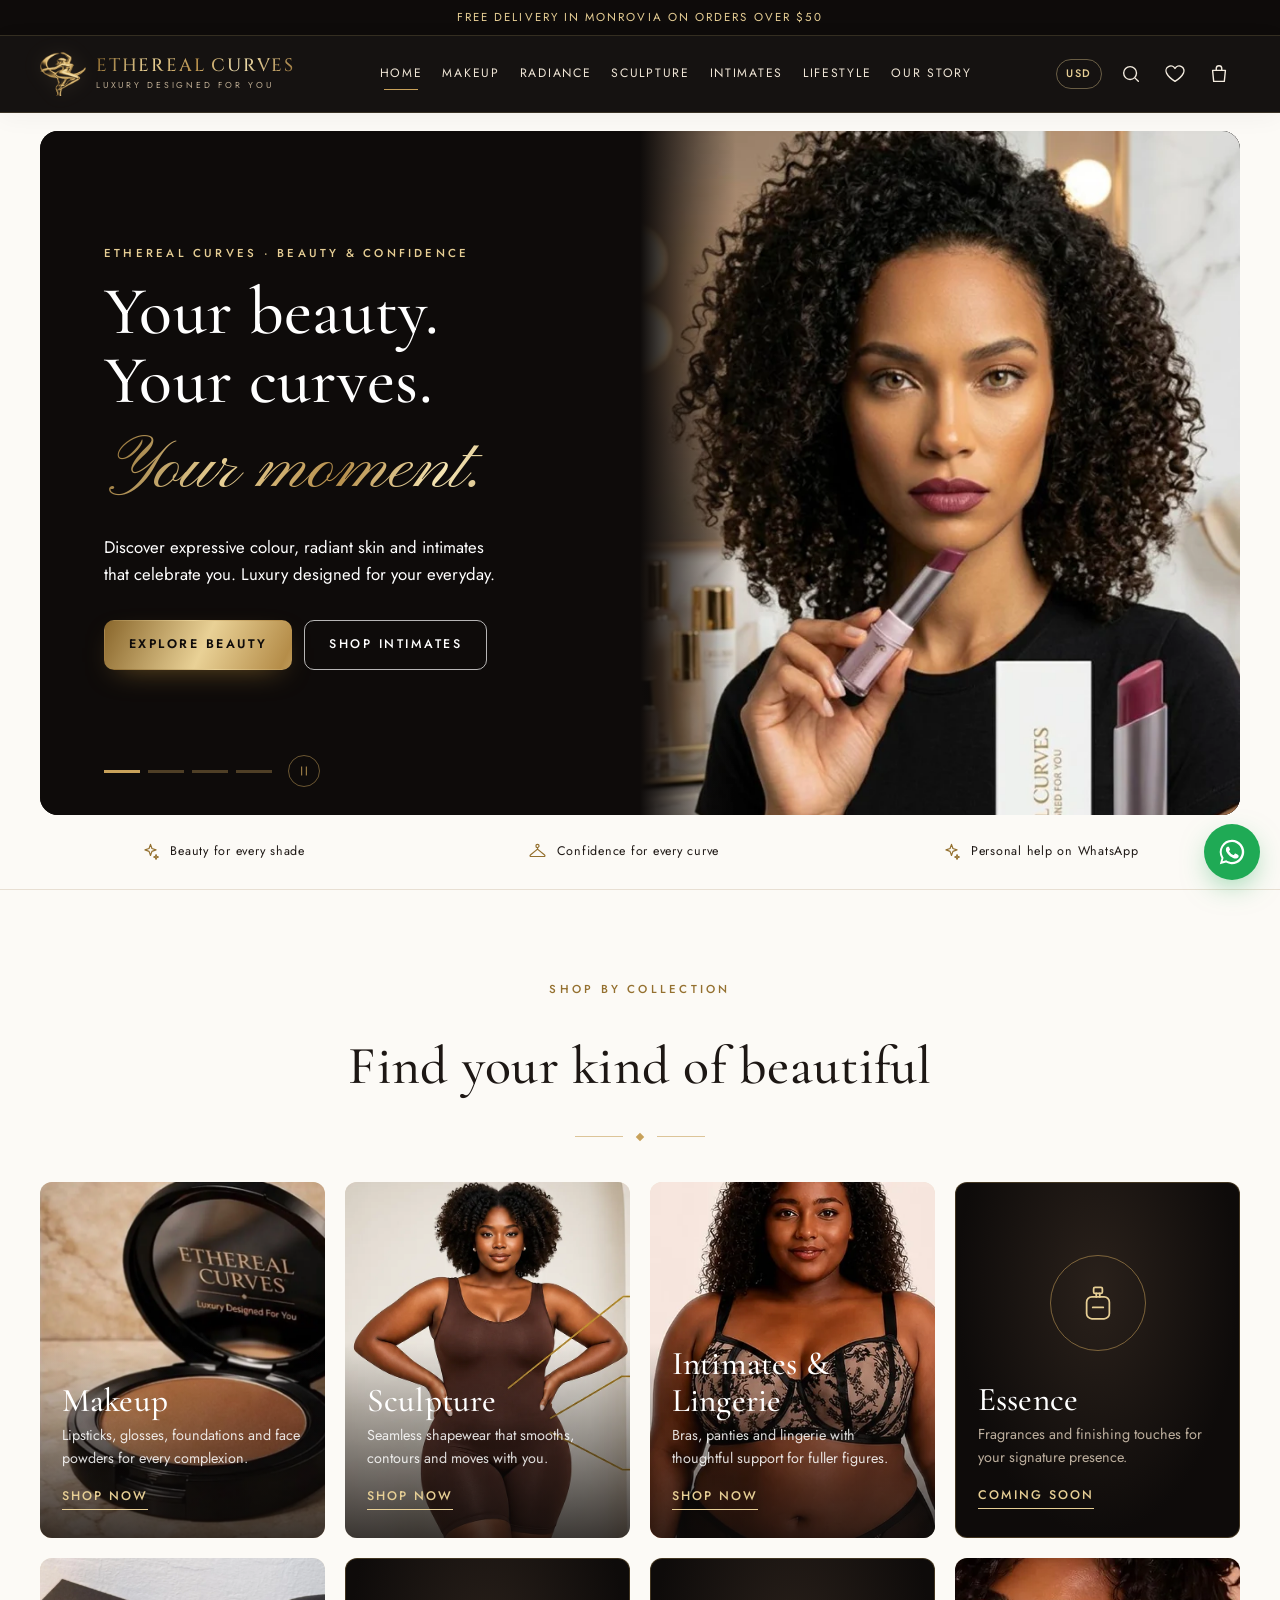
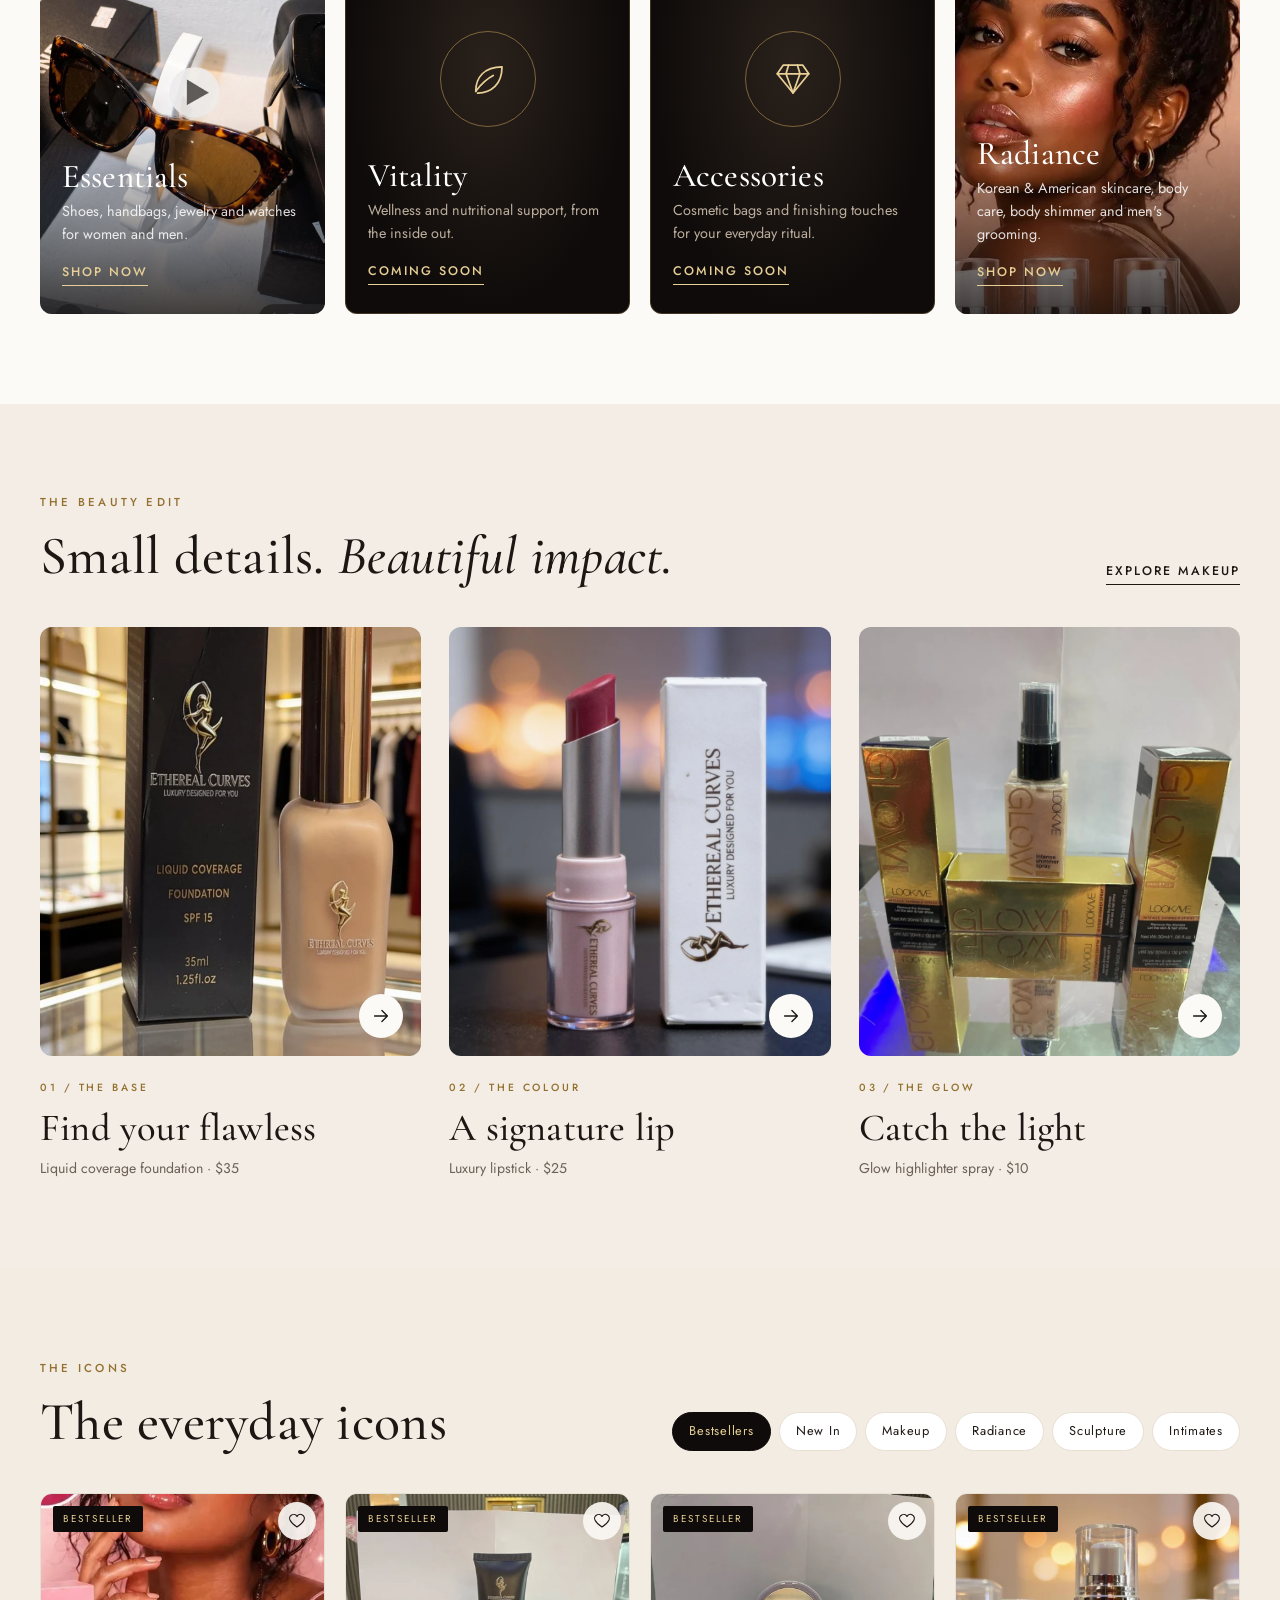
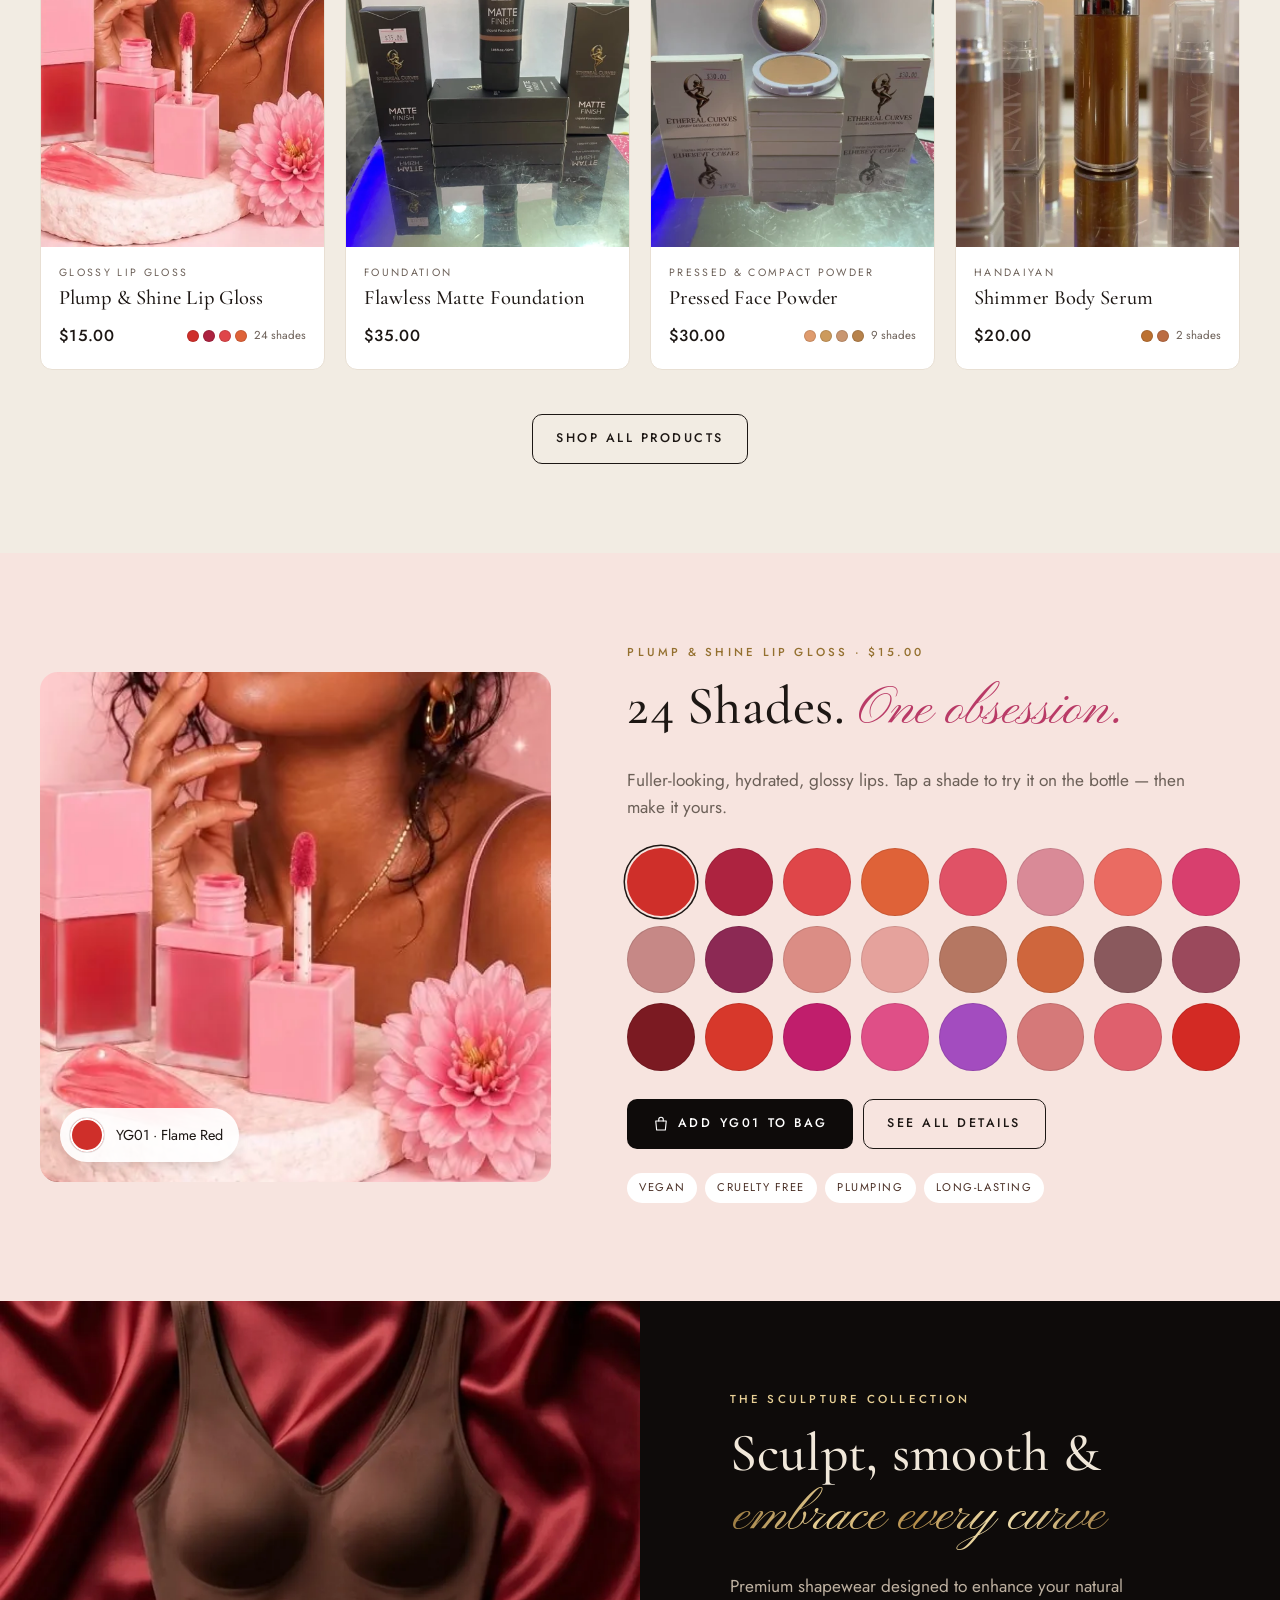
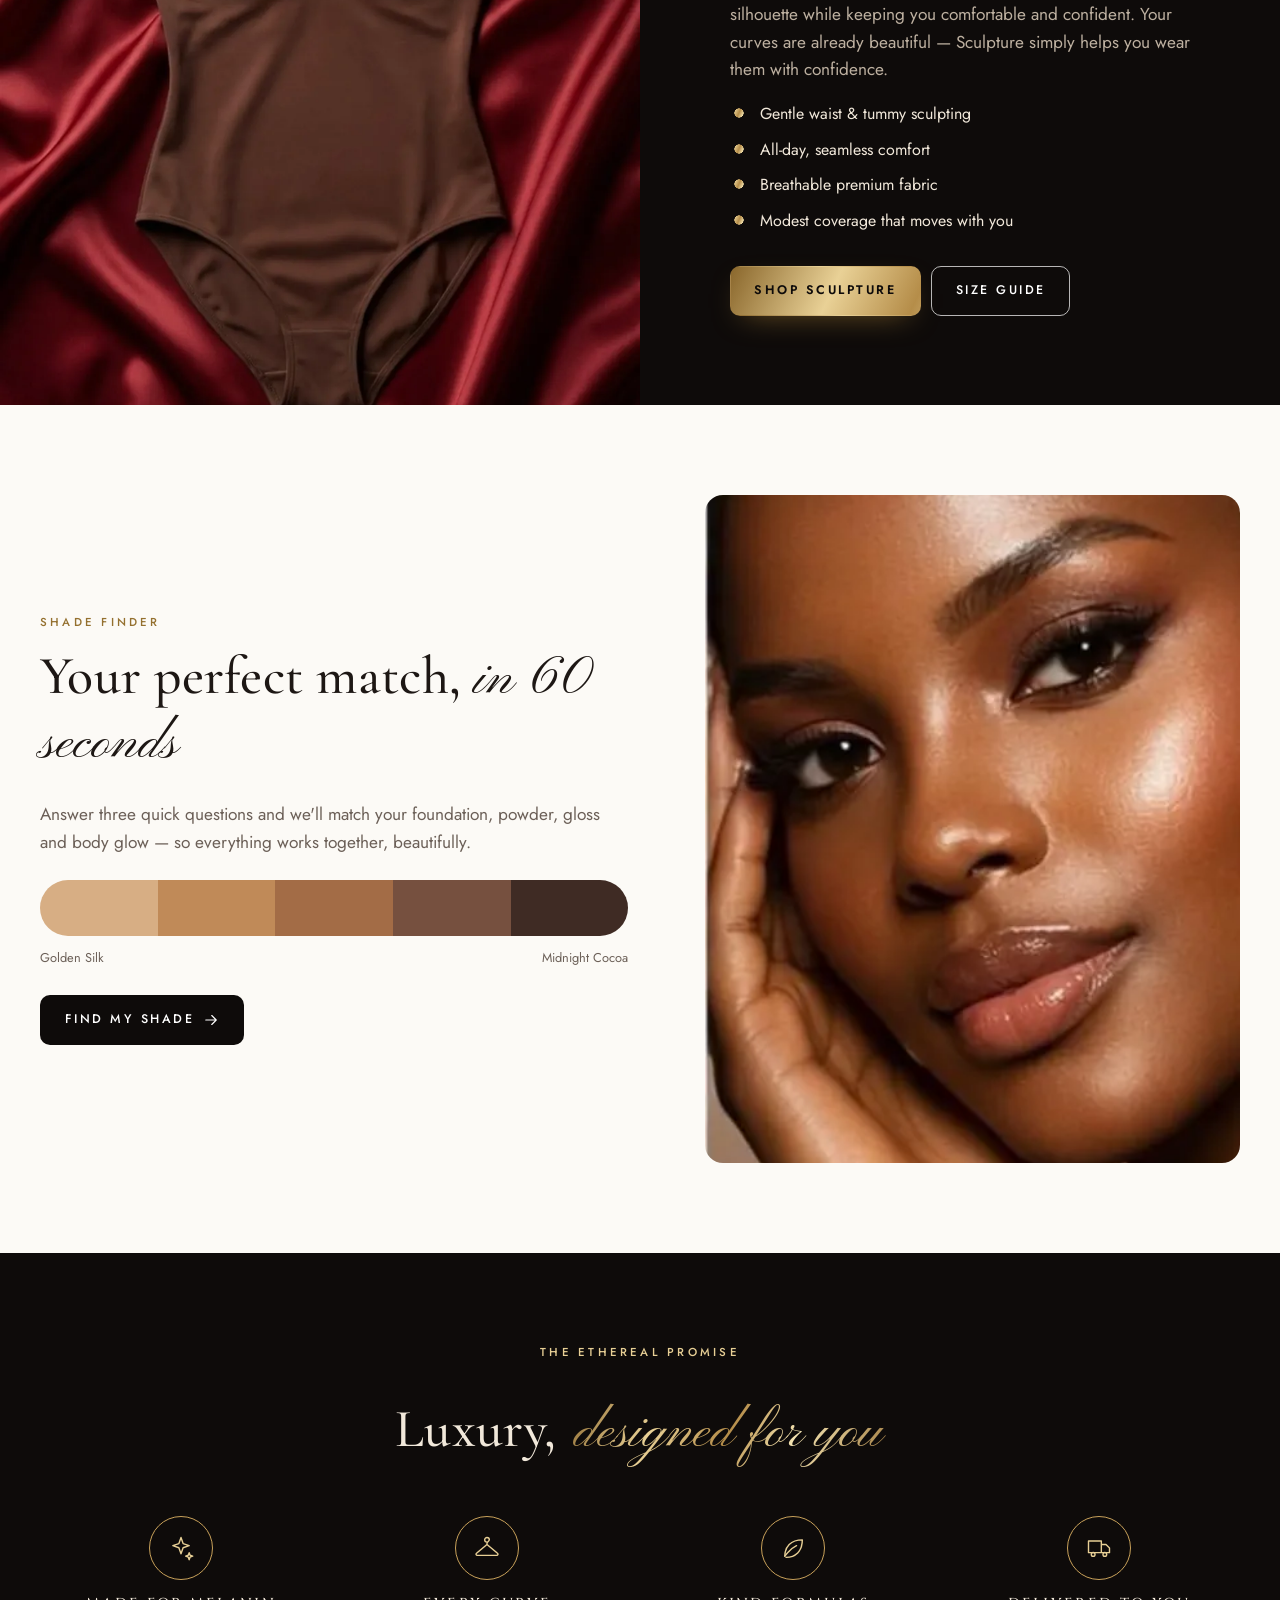
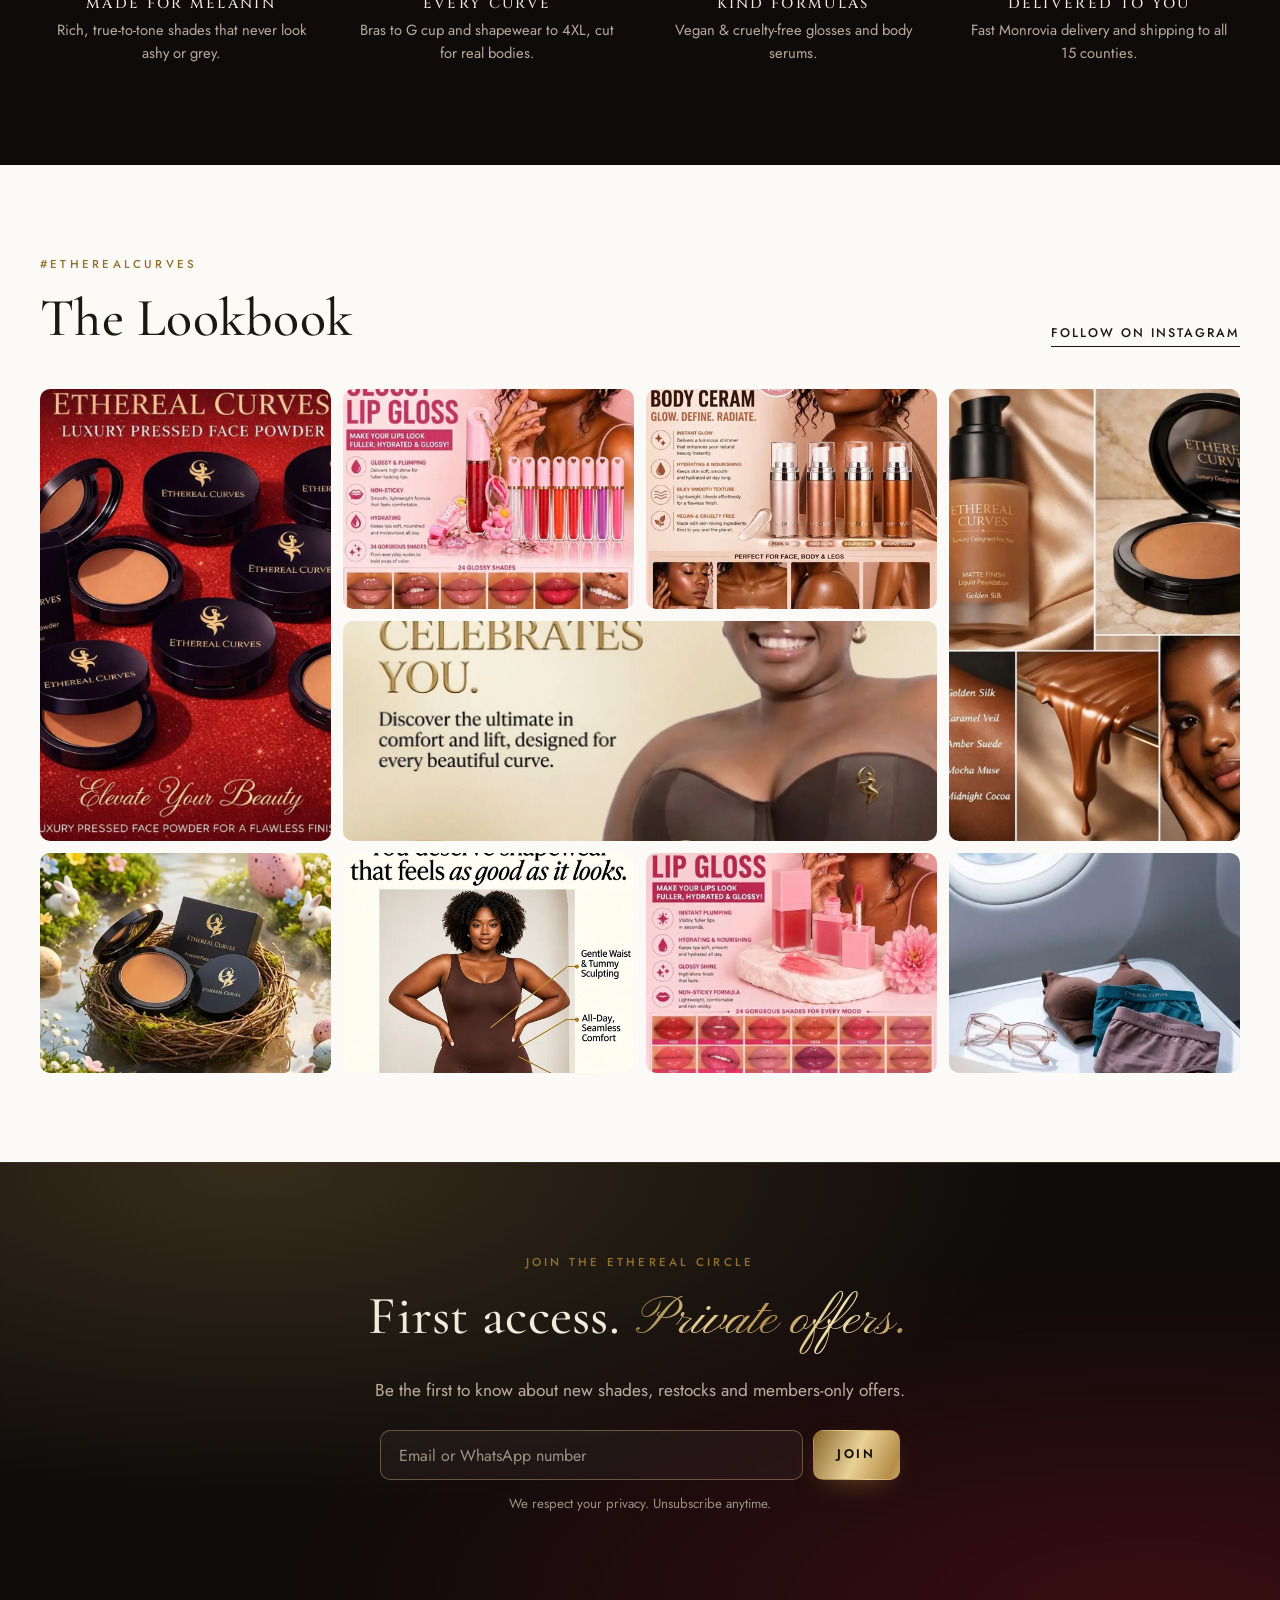
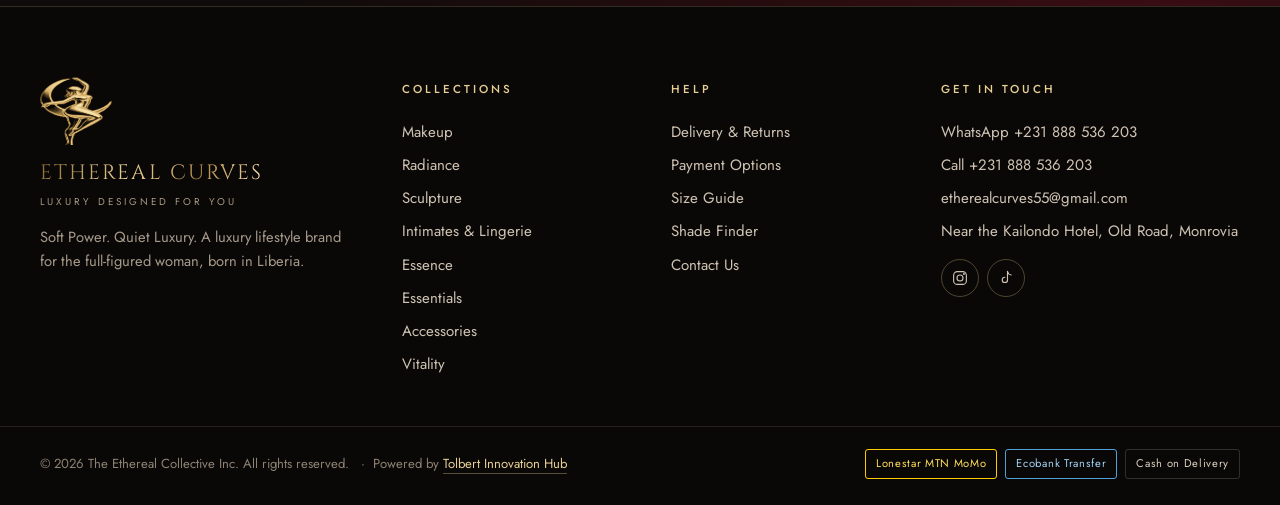
<file: index.html>
<!doctype html>
<html lang="en">
<head>
  <meta charset="utf-8">
  <meta name="viewport" content="width=device-width, initial-scale=1, viewport-fit=cover">
  <title>Ethereal Curves — Luxury Designed For You</title>
  <meta name="description" content="Ethereal Curves: luxury beauty and curve-loving intimates from Monrovia, Liberia. Shop lip gloss, foundation, pressed powder, shimmer body serum, bras and shapewear. Pay with Lonestar MTN MoMo, Ecobank bank transfer or cash on delivery.">
  <meta name="theme-color" content="#0e0b0a">
  <link rel="canonical" href="./">

  <meta property="og:type" content="website">
  <meta property="og:site_name" content="Ethereal Curves">
  <meta property="og:title" content="Ethereal Curves — Luxury Designed For You">
  <meta property="og:description" content="Luxury beauty, shapewear and intimates designed for every beautiful curve.">
  <meta property="og:image" content="assets/img/og-image.jpg">
  <meta name="twitter:card" content="summary_large_image">

  <link rel="icon" type="image/png" sizes="32x32" href="assets/img/favicon-32.png">
  <link rel="apple-touch-icon" href="assets/img/apple-touch-icon.png">
  <link rel="manifest" href="manifest.webmanifest">

  <link rel="preconnect" href="https://fonts.googleapis.com">
  <link rel="preconnect" href="https://fonts.gstatic.com" crossorigin>
  <link href="https://fonts.googleapis.com/css2?family=Cinzel:wght@400;500;600&family=Cormorant+Garamond:ital,wght@0,400;0,500;0,600;1,400;1,500&family=Jost:wght@300;400;500;600&family=Pinyon+Script&display=swap" rel="stylesheet">
  <link rel="preload" as="image" href="assets/img/luxury-berry-lipstick-model.webp">
  <link rel="stylesheet" href="assets/css/styles.css">

  <script type="application/ld+json">
  {
    "@context": "https://schema.org",
    "@type": "Organization",
    "name": "Ethereal Curves",
    "legalName": "The Ethereal Collective Inc",
    "slogan": "Luxury Designed For You",
    "founder": { "@type": "Person", "name": "Musu Deshield Mitchell" },
    "email": "etherealcurves55@gmail.com",
    "telephone": "+231888536203",
    "address": { "@type": "PostalAddress", "addressLocality": "Monrovia", "addressCountry": "LR" },
    "logo": "assets/img/icon-512.png"
  }
  </script>
</head>
<body>
  <a class="skip-link" href="#main">Skip to content</a>

  <!-- Announcement bar -->
  <div class="announce" role="region" aria-label="Store announcements">
    <div class="announce__track" id="announce"></div>
  </div>

  <!-- Header -->
  <header class="header" id="header">
    <div class="header__inner container">
      <button class="icon-btn header__menu" id="menuOpen" aria-label="Open menu" aria-controls="mobileNav" aria-expanded="false">
        <svg viewBox="0 0 24 24" aria-hidden="true"><path d="M3 7h18M3 12h18M3 17h12"/></svg>
      </button>

      <a class="logo" href="#/" aria-label="Ethereal Curves home">
        <img class="logo__mark" src="assets/img/logo-figure-sm.png" alt="" width="46" height="44">
        <span class="logo__text">
          <span class="logo__name">Ethereal Curves</span>
          <span class="logo__tag">Luxury Designed For You</span>
        </span>
      </a>

      <nav class="nav" aria-label="Main">
        <ul class="nav__list">
          <li class="nav__item"><a href="#/" class="nav__link">Home</a></li>
          <li class="nav__item has-mega">
            <a href="#/shop?cat=makeup" class="nav__link">Makeup</a>
            <div class="mega" role="group" aria-label="Makeup">
              <div class="mega__inner container">
                <div class="mega__col">
                  <p class="eyebrow">Lips</p>
                  <a href="#/shop?cat=makeup&amp;sub=sets">Sets &amp; Bundles</a>
                  <a href="#/shop?cat=makeup&amp;sub=lipstick">Lipstick</a>
                  <a href="#/shop?cat=makeup&amp;sub=gloss">Glossy Lip Gloss</a>
                  <a href="#/shop?cat=makeup&amp;sub=matte-gloss">Matte Lip Gloss</a>
                </div>
                <div class="mega__col">
                  <p class="eyebrow">Complexion</p>
                  <a href="#/shop?cat=makeup&amp;sub=foundation">Foundation</a>
                  <a href="#/shop?cat=makeup&amp;sub=concealer">Concealer</a>
                  <a href="#/shop?cat=makeup&amp;sub=loose-powder">Loose Face Powder</a>
                  <a href="#/shop?cat=makeup&amp;sub=pressed-powder">Pressed &amp; Compact Powder</a>
                  <a href="#/shop?cat=makeup&amp;sub=designer">Designer &amp; Brands</a>
                </div>
                <a class="mega__feature" href="#/product/ethereal-signature-vip-box">
                  <img src="assets/img/mk-vip-box-sm.webp" alt="" loading="lazy">
                  <span>The Signature VIP Box</span>
                </a>
                <a class="mega__feature" href="#/shade-finder">
                  <img src="assets/img/found-model-sm.webp" alt="" loading="lazy">
                  <span>Find your shade</span>
                </a>
              </div>
            </div>
          </li>
          <li class="nav__item has-mega">
            <a href="#/shop?cat=radiance" class="nav__link">Radiance</a>
            <div class="mega" role="group" aria-label="Radiance">
              <div class="mega__inner container">
                <div class="mega__col">
                  <p class="eyebrow">Radiance</p>
                  <a href="#/shop?cat=radiance&amp;sub=skincare">Skincare</a>
                  <a href="#/shop?cat=radiance&amp;sub=body-care">Body Care</a>
                  <a href="#/shop?cat=radiance&amp;sub=body-shimmer">Body Shimmer</a>
                  <a href="#/shop?cat=radiance&amp;sub=mens">Men's Grooming</a>
                </div>
                <div class="mega__col">
                  <p class="eyebrow">Brands</p>
                  <a href="#/shop?q=COSRX">COSRX</a>
                  <a href="#/shop?q=Isntree">Isntree</a>
                  <a href="#/shop?q=Dr%20Teal">Dr Teal's</a>
                  <a href="#/shop?q=East%20Moon">East Moon</a>
                </div>
                <a class="mega__feature" href="#/product/isntree-watery-sun-gel">
                  <img src="assets/img/sk-isntree-sungel-sm.webp" alt="" loading="lazy">
                  <span>SPF 50+ Watery Sun Gel</span>
                </a>
                <a class="mega__feature" href="#/product/drteals-bath-body-oil">
                  <img src="assets/img/sk-drteals-oils-sm.webp" alt="" loading="lazy">
                  <span>Bath &amp; Body Rituals</span>
                </a>
              </div>
            </div>
          </li>
          <li class="nav__item"><a href="#/shop?cat=sculpture" class="nav__link">Sculpture</a></li>
          <li class="nav__item"><a href="#/shop?cat=intimates" class="nav__link">Intimates</a></li>
          <li class="nav__item has-mega">
            <a href="#/shop" class="nav__link" data-cats="essence,essentials,accessories,vitality">Lifestyle</a>
            <div class="mega" role="group" aria-label="Lifestyle">
              <div class="mega__inner container">
                <div class="mega__col">
                  <p class="eyebrow">Lifestyle</p>
                  <a href="#/shop?cat=essence">Essence</a>
                  <a href="#/shop?cat=essentials">Essentials</a>
                  <a href="#/shop?cat=accessories">Accessories</a>
                  <a href="#/shop?cat=vitality">Vitality</a>
                </div>
                <div class="mega__col">
                  <p class="eyebrow">Explore</p>
                  <a href="#/shop">Shop all</a>
                  <a href="#/shade-finder">Shade Finder</a>
                  <a href="#/size-guide">Size Guide</a>
                  <a href="#/faq">Delivery &amp; Returns</a>
                </div>
                <a class="mega__feature" href="#/shop?cat=sculpture">
                  <img src="assets/img/shapewear-sm.webp" alt="" loading="lazy">
                  <span>The Sculpture Collection</span>
                </a>
                <a class="mega__feature" href="#/shop?cat=intimates">
                  <img src="assets/img/ic-comfort-set-sm.webp" alt="" loading="lazy">
                  <span>Intimates &amp; Lingerie</span>
                </a>
              </div>
            </div>
          </li>
          <li class="nav__item"><a href="#/about" class="nav__link">Our Story</a></li>
          <li class="nav__item nav__item--camp" data-campaign><a href="#/breasties" class="nav__link nav__link--pink">#Breasties</a></li>
        </ul>
      </nav>

      <div class="header__actions">
        <button class="currency" id="currencyToggle" aria-label="Switch currency">USD</button>
        <button class="icon-btn" id="searchOpen" aria-label="Search">
          <svg viewBox="0 0 24 24" aria-hidden="true"><circle cx="11" cy="11" r="7"/><path d="m20 20-3.5-3.5"/></svg>
        </button>
        <a class="icon-btn" href="#/wishlist" aria-label="Wishlist">
          <svg viewBox="0 0 24 24" aria-hidden="true"><path d="M12 20s-7-4.4-9.2-9A5 5 0 0 1 12 6a5 5 0 0 1 9.2 5C19 15.6 12 20 12 20z"/></svg>
          <span class="count" id="wishCount" hidden>0</span>
        </a>
        <button class="icon-btn" id="cartOpen" aria-label="Open shopping bag" aria-controls="cartDrawer">
          <svg viewBox="0 0 24 24" aria-hidden="true"><path d="M5 8h14l-1.2 12H6.2z"/><path d="M9 8V6a3 3 0 0 1 6 0v2"/></svg>
          <span class="count" id="cartCount" hidden>0</span>
        </button>
      </div>
    </div>
  </header>

  <!-- Mobile navigation -->
  <div class="drawer drawer--left" id="mobileNav" aria-hidden="true">
    <div class="drawer__panel" role="dialog" aria-modal="true" aria-label="Menu">
      <div class="drawer__head">
        <span class="logo__name">Menu</span>
        <button class="icon-btn" data-close aria-label="Close menu"><svg viewBox="0 0 24 24" aria-hidden="true"><path d="M6 6l12 12M18 6 6 18"/></svg></button>
      </div>
      <nav class="mnav" aria-label="Mobile">
        <a href="#/" class="mnav__home">Home</a>
        <a href="#/breasties" class="mnav__camp" data-campaign>🎀 Love Your Breasts · #Breasties</a>
        <p class="eyebrow">Collections</p>
        <a href="#/shop?cat=makeup">Makeup</a>
        <a href="#/shop?cat=radiance">Radiance</a>
        <a href="#/shop?cat=sculpture">Sculpture</a>
        <a href="#/shop?cat=intimates">Intimates &amp; Lingerie</a>
        <a href="#/shop?cat=essence">Essence</a>
        <a href="#/shop?cat=essentials">Essentials</a>
        <a href="#/shop?cat=accessories">Accessories</a>
        <a href="#/shop?cat=vitality">Vitality</a>
        <p class="eyebrow">Explore</p>
        <a href="#/shop">Shop All</a>
        <a href="#/shade-finder">Shade Finder</a>
        <a href="#/size-guide">Size Guide</a>
        <a href="#/wishlist">Wishlist</a>
        <a href="#/about">Our Story</a>
        <a href="#/faq">Help &amp; FAQ</a>
        <a href="#/contact">Contact</a>
      </nav>
      <div class="mnav__foot" id="mnavFoot"></div>
    </div>
  </div>

  <main id="main" tabindex="-1">
    <div id="app" aria-live="polite"></div>
    <noscript>
      <div class="container" style="padding:4rem 1rem;text-align:center">
        <h1>Ethereal Curves</h1>
        <p>Please enable JavaScript to shop, or order on WhatsApp: <a href="https://wa.me/231888536203">+231 888 536 203</a></p>
      </div>
    </noscript>
  </main>

  <!-- Footer -->
  <footer class="footer">
    <div class="footer__top container">
      <div class="footer__brand">
        <img src="assets/img/logo-figure.png" alt="" width="84" height="80" loading="lazy">
        <p class="footer__name">Ethereal Curves</p>
        <p class="footer__tag">Luxury Designed For You</p>
        <p class="footer__about">Soft Power. Quiet Luxury. A luxury lifestyle brand for the full-figured woman, born in Liberia.</p>
      </div>
      <div class="footer__col footer__col--collections">
        <h2 class="footer__h">Collections</h2>
        <a href="#/shop?cat=makeup">Makeup</a>
        <a href="#/shop?cat=radiance">Radiance</a>
        <a href="#/shop?cat=sculpture">Sculpture</a>
        <a href="#/shop?cat=intimates">Intimates &amp; Lingerie</a>
        <a href="#/shop?cat=essence">Essence</a>
        <a href="#/shop?cat=essentials">Essentials</a>
        <a href="#/shop?cat=accessories">Accessories</a>
        <a href="#/shop?cat=vitality">Vitality</a>
      </div>
      <div class="footer__col">
        <h2 class="footer__h">Help</h2>
        <a href="#/breasties" data-campaign>Love Your Breasts · #Breasties</a>
        <a href="#/faq">Delivery & Returns</a>
        <a href="#/faq">Payment Options</a>
        <a href="#/size-guide">Size Guide</a>
        <a href="#/shade-finder">Shade Finder</a>
        <a href="#/contact">Contact Us</a>
      </div>
      <div class="footer__col" id="footerContact">
        <h2 class="footer__h">Get in touch</h2>
      </div>
    </div>
    <div class="footer__bottom container">
      <p>© <span id="year"></span> The Ethereal Collective Inc. All rights reserved. <span class="powered">Powered by <a href="https://tolbertinnovationhub.org" target="_blank" rel="noopener">Tolbert Innovation Hub</a></span></p>
      <div class="paylogos" aria-label="Accepted payments">
        <span class="paylogo paylogo--mtn">Lonestar MTN MoMo</span>
        <span class="paylogo paylogo--eco">Ecobank Transfer</span>
        <span class="paylogo">Cash on Delivery</span>
      </div>
    </div>
  </footer>

  <!-- Cart drawer -->
  <div class="drawer drawer--right" id="cartDrawer" aria-hidden="true">
    <div class="drawer__panel" role="dialog" aria-modal="true" aria-labelledby="cartTitle">
      <div class="drawer__head">
        <h2 id="cartTitle" class="drawer__title">Your Bag</h2>
        <button class="icon-btn" data-close aria-label="Close bag"><svg viewBox="0 0 24 24" aria-hidden="true"><path d="M6 6l12 12M18 6 6 18"/></svg></button>
      </div>
      <div class="drawer__body" id="cartBody"></div>
      <div class="drawer__foot" id="cartFoot"></div>
    </div>
  </div>

  <!-- Search overlay -->
  <div class="search" id="search" aria-hidden="true">
    <div class="search__panel" role="dialog" aria-modal="true" aria-label="Search products">
      <div class="container">
        <div class="search__bar">
          <svg viewBox="0 0 24 24" aria-hidden="true"><circle cx="11" cy="11" r="7"/><path d="m20 20-3.5-3.5"/></svg>
          <input id="searchInput" type="search" placeholder="Search gloss, foundation, shapewear, shades…" autocomplete="off" aria-label="Search">
          <button class="icon-btn" data-close aria-label="Close search"><svg viewBox="0 0 24 24" aria-hidden="true"><path d="M6 6l12 12M18 6 6 18"/></svg></button>
        </div>
        <div class="search__results" id="searchResults"></div>
      </div>
    </div>
  </div>

  <!-- Modal (quick view, size guide) -->
  <div class="modal" id="modal" aria-hidden="true">
    <div class="modal__panel" role="dialog" aria-modal="true" aria-label="Details">
      <button class="icon-btn modal__close" data-close aria-label="Close"><svg viewBox="0 0 24 24" aria-hidden="true"><path d="M6 6l12 12M18 6 6 18"/></svg></button>
      <div class="modal__body" id="modalBody"></div>
    </div>
  </div>

  <!-- Lightbox -->
  <div class="lightbox" id="lightbox" aria-hidden="true">
    <button class="icon-btn lightbox__close" data-close aria-label="Close image"><svg viewBox="0 0 24 24" aria-hidden="true"><path d="M6 6l12 12M18 6 6 18"/></svg></button>
    <img id="lightboxImg" alt="">
  </div>

  <div class="scrim" id="scrim"></div>
  <div class="toasts" id="toasts" role="status" aria-live="polite"></div>

  <a class="wa-float" id="waFloat" href="#" target="_blank" rel="noopener" aria-label="Chat with us on WhatsApp">
    <svg viewBox="0 0 32 32" aria-hidden="true"><path fill="currentColor" d="M16 3a13 13 0 0 0-11.2 19.6L3 29l6.6-1.7A13 13 0 1 0 16 3zm0 23.7c-2 0-4-.6-5.7-1.6l-.4-.2-3.9 1 1-3.8-.3-.4A10.7 10.7 0 1 1 16 26.7zm5.9-8c-.3-.2-1.9-.9-2.2-1-.3-.1-.5-.2-.7.2l-1 1.2c-.2.2-.4.2-.7.1a8.8 8.8 0 0 1-4.3-3.8c-.3-.6.3-.5.9-1.7.1-.2 0-.4 0-.5l-1-2.4c-.3-.6-.5-.5-.7-.5h-.6c-.2 0-.6.1-.9.4-.3.3-1.2 1.1-1.2 2.8s1.2 3.2 1.4 3.5c.2.2 2.4 3.6 5.8 5 2.1.9 3 1 4 .8.7-.1 1.9-.8 2.2-1.5.3-.8.3-1.4.2-1.5-.1-.2-.3-.3-.6-.4z"/></svg>
  </a>

  <script src="assets/js/config.js"></script>
  <script src="assets/js/products.js"></script>
  <script src="assets/js/app.js"></script>
</body>
</html>
</file>
<file: assets/css/styles.css>
/* =====================================================================
   ETHEREAL CURVES — Luxury Designed For You
   ===================================================================== */

:root {
  --noir: #0e0b0a;
  --noir-2: #1a1412;
  --ink: #1d1714;
  --muted: #6c6058;
  --line: #e8dfd3;
  --line-dark: rgba(232, 207, 147, .18);
  --ivory: #fbf8f3;
  --cream: #f5eee4;
  --champagne: #efe3cf;
  --blush: #f7e4df;
  --rose: #b93a66;
  --cocoa: #4a2f25;
  --oxblood: #6d0f1a;
  --success: #2f6b4f;
  --pink: #ec5f9f;
  --pink-deep: #c21f6a;
  --pink-soft: #f9d3e3;
  --danger: #a3282f;

  --gold: #c8a15a;
  --gold-soft: #e7cf95;
  --gold-deep: #94702f;
  --gold-grad: linear-gradient(115deg, #8a672c 0%, #e9d196 28%, #b58d49 50%, #f5e5b3 70%, #9c763a 100%);

  --display: "Cormorant Garamond", "Times New Roman", serif;
  --caps: "Cinzel", "Times New Roman", serif;
  --sans: "Jost", system-ui, -apple-system, "Segoe UI", sans-serif;
  --script: "Pinyon Script", cursive;

  --radius: 4px;
  --radius-lg: 14px;
  --shadow: 0 18px 50px -20px rgba(30, 18, 10, .35);
  --shadow-sm: 0 6px 20px -10px rgba(30, 18, 10, .3);
  --ease: cubic-bezier(.2, .7, .2, 1);
  --header-h: 76px;
  --gutter: clamp(16px, 4vw, 40px);
}

*, *::before, *::after { box-sizing: border-box; }
html { -webkit-text-size-adjust: 100%; scroll-behavior: smooth; }
body {
  margin: 0;
  font-family: var(--sans);
  font-weight: 400;
  font-size: 16px;
  line-height: 1.6;
  color: var(--ink);
  background: var(--ivory);
  -webkit-font-smoothing: antialiased;
  overflow-x: hidden;
}
body.locked { overflow: hidden; }
img { max-width: 100%; display: block; height: auto; }
a { color: inherit; text-decoration: none; }
button, input, select, textarea { font: inherit; color: inherit; }
button { cursor: pointer; background: none; border: 0; padding: 0; }
h1, h2, h3, h4 { font-family: var(--display); font-weight: 500; line-height: 1.1; margin: 0 0 .5em; letter-spacing: .005em; }
p { margin: 0 0 1em; }
svg { width: 22px; height: 22px; fill: none; stroke: currentColor; stroke-width: 1.5; stroke-linecap: round; stroke-linejoin: round; }
:focus-visible { outline: 2px solid var(--gold); outline-offset: 3px; }
::selection { background: var(--gold-soft); color: var(--noir); }

.container { width: 100%; max-width: 1320px; margin: 0 auto; padding-left: var(--gutter); padding-right: var(--gutter); }
.skip-link { position: absolute; left: -999px; top: 8px; z-index: 999; background: var(--noir); color: #fff; padding: 10px 16px; }
.skip-link:focus { left: 8px; }
.sr-only { position: absolute; width: 1px; height: 1px; overflow: hidden; clip: rect(0 0 0 0); white-space: nowrap; }
[hidden] { display: none !important; }

/* ---------- Type helpers ---------- */
.eyebrow {
  font-family: var(--sans);
  font-size: .72rem;
  font-weight: 500;
  letter-spacing: .28em;
  text-transform: uppercase;
  color: var(--gold-deep);
  margin: 0 0 .9rem;
}
.gold-text {
  background: var(--gold-grad);
  -webkit-background-clip: text;
  background-clip: text;
  color: transparent;
}
.script { font-family: var(--script); font-weight: 400; letter-spacing: 0; }
.script.gold-text { padding: 0 .14em; margin: 0 -.08em; -webkit-box-decoration-break: clone; box-decoration-break: clone; }
.caps { font-family: var(--caps); letter-spacing: .08em; }
.h-xl { font-size: clamp(2.6rem, 6vw, 5rem); }
.h-lg { font-size: clamp(2.1rem, 4.2vw, 3.4rem); }
.h-md { font-size: clamp(1.6rem, 2.8vw, 2.3rem); }
.lead { font-size: 1.08rem; color: var(--muted); max-width: 56ch; }
.muted { color: var(--muted); }
.center { text-align: center; }
.center .lead { margin-left: auto; margin-right: auto; }

/* ---------- Buttons ---------- */
.btn {
  display: inline-flex; align-items: center; justify-content: center; gap: .6em;
  min-height: 50px; padding: 0 1.9em;
  font-family: var(--sans); font-size: .78rem; font-weight: 500;
  letter-spacing: .2em; text-transform: uppercase;
  border: 1px solid transparent; border-radius: var(--radius);
  transition: background .3s var(--ease), color .3s var(--ease), border-color .3s var(--ease), transform .2s var(--ease), box-shadow .3s var(--ease);
  white-space: nowrap;
}
.btn:active { transform: translateY(1px); }
.btn svg { width: 18px; height: 18px; }
.btn--dark { background: var(--noir); color: #fff; }
.btn--dark:hover { background: #2a201c; }
.btn--gold { background: var(--gold-grad); background-size: 200% 100%; color: var(--noir); font-weight: 600; box-shadow: 0 10px 30px -14px rgba(160, 120, 50, .8); }
.btn--gold:hover { background-position: 100% 0; }
.btn--outline { border-color: currentColor; color: var(--ink); }
.btn--outline:hover { background: var(--ink); color: #fff; border-color: var(--ink); }
.btn--light { border-color: rgba(255, 255, 255, .7); color: #fff; }
.btn--light:hover { background: #fff; color: var(--noir); }
.btn--wa { background: #1faa55; color: #fff; }
.btn--pink { background: linear-gradient(120deg, #c21f6a, #ec5f9f 55%, #f58bbb); color: #fff; font-weight: 600; box-shadow: 0 10px 30px -14px rgba(236, 95, 159, .9); }
.btn--pink:hover { filter: brightness(1.08); }
.btn--wa:hover { background: #178a45; }
.btn--block { width: 100%; }
.btn--sm { min-height: 40px; padding: 0 1.2em; font-size: .7rem; }
.btn[disabled] { opacity: .45; pointer-events: none; }
.link { font-size: .78rem; letter-spacing: .16em; text-transform: uppercase; font-weight: 500; border-bottom: 1px solid currentColor; padding-bottom: 2px; transition: color .2s; }
.link:hover { color: var(--gold-deep); }

.icon-btn {
  position: relative; display: inline-grid; place-items: center;
  width: 42px; height: 42px; border-radius: 50%;
  transition: background .2s, color .2s;
}
.icon-btn:hover { background: rgba(200, 161, 90, .14); }
.count {
  position: absolute; top: 3px; right: 1px;
  min-width: 18px; height: 18px; padding: 0 5px; border-radius: 9px;
  background: var(--gold); color: var(--noir);
  font-size: .66rem; font-weight: 600; line-height: 18px; text-align: center;
}
.count.bump { animation: bump .5s var(--ease); }
@keyframes bump { 40% { transform: scale(1.45); } }

/* ---------- Announcement ---------- */
.announce {
  background: var(--noir); color: var(--gold-soft);
  border-bottom: 1px solid var(--line-dark);
  font-size: .72rem; letter-spacing: .18em; text-transform: uppercase;
  height: 36px; overflow: hidden; position: relative;
}
.announce__track { position: relative; height: 100%; }
.announce__msg {
  position: absolute; inset: 0; display: grid; place-items: center; text-align: center; padding: 0 16px;
  opacity: 0; transform: translateY(8px); transition: opacity .6s var(--ease), transform .6s var(--ease);
}
.announce__msg.is-on { opacity: 1; transform: none; }
.announce__msg a { color: #ffb3d4; border-bottom: 1px solid rgba(255, 179, 212, .4); }

/* ---------- Header ---------- */
.header {
  position: sticky; top: 0; z-index: 50;
  background: rgba(14, 11, 10, .97);
  color: #f4ece0;
  border-bottom: 1px solid var(--line-dark);
  backdrop-filter: saturate(140%) blur(10px);
  transition: box-shadow .3s;
}
.header.scrolled { box-shadow: 0 8px 30px -12px rgba(0, 0, 0, .6); }
.header__inner { height: var(--header-h); display: flex; align-items: center; gap: 24px; }
.header__menu { display: none; }
.logo { display: flex; align-items: center; gap: 10px; flex-shrink: 0; }
.logo__mark { width: 46px; height: auto; filter: drop-shadow(0 0 10px rgba(232, 205, 147, .15)); }
.logo__text { display: flex; flex-direction: column; line-height: 1; }
.logo__name {
  font-family: var(--caps); font-size: 1.28rem; font-weight: 500; letter-spacing: .1em; text-transform: uppercase;
  background: var(--gold-grad); -webkit-background-clip: text; background-clip: text; color: transparent;
}
.logo__tag { font-size: .54rem; letter-spacing: .32em; text-transform: uppercase; color: #bfae94; margin-top: 5px; }

.nav { flex: 1; display: flex; justify-content: center; }
.nav__list { display: flex; gap: 6px; list-style: none; margin: 0; padding: 0; }
.nav__item { display: flex; align-items: center; height: var(--header-h); }
.nav__link {
  display: block; padding: 10px 14px;
  font-size: .76rem; letter-spacing: .2em; text-transform: uppercase; font-weight: 400;
  color: #efe5d6; position: relative; white-space: nowrap;
}
@media (max-width: 1500px) {
  .nav__list { gap: 0; }
  .nav__link { padding: 10px 10px; letter-spacing: .14em; }
  .nav__link::after { left: 10px; right: 10px; }
  .logo__name { font-size: 1.12rem; }
}
.nav__link::after {
  content: ""; position: absolute; left: 14px; right: 14px; bottom: 4px; height: 1px;
  background: var(--gold); transform: scaleX(0); transition: transform .35s var(--ease); transform-origin: left;
}
.nav__item:hover .nav__link::after, .nav__link:focus-visible::after, .nav__link.is-active::after { transform: scaleX(1); }
.nav__item:hover .nav__link { color: var(--gold-soft); }
.nav__link--pink, .nav__item:hover .nav__link--pink { color: #ff9cc8; }
.nav__link--pink::after { background: var(--pink); }

.mega {
  position: absolute; left: 0; right: 0; top: 100%;
  background: var(--ivory); color: var(--ink);
  border-top: 1px solid var(--line-dark);
  box-shadow: 0 30px 50px -30px rgba(0, 0, 0, .35);
  opacity: 0; visibility: hidden; transform: translateY(-6px);
  transition: opacity .25s var(--ease), transform .25s var(--ease), visibility .25s;
}
.has-mega:hover .mega, .has-mega:focus-within .mega { opacity: 1; visibility: visible; transform: none; }
.mega__inner { display: grid; grid-template-columns: 1fr 1fr 1.1fr 1.1fr; gap: 40px; padding-top: 36px; padding-bottom: 40px; }
.mega__col { display: flex; flex-direction: column; gap: 10px; }
.mega__col a { font-family: var(--display); font-size: 1.3rem; transition: color .2s, transform .2s; }
.mega__col a:hover { color: var(--gold-deep); transform: translateX(4px); }
.mega__feature { display: block; }
.mega__feature img { width: 100%; aspect-ratio: 4/3; object-fit: cover; border-radius: var(--radius); transition: transform .5s var(--ease); }
.mega__feature:hover img { transform: scale(1.02); }
.mega__feature span { display: block; margin-top: 10px; font-size: .74rem; letter-spacing: .18em; text-transform: uppercase; }

.header__actions { display: flex; align-items: center; gap: 2px; }
.currency {
  font-size: .68rem; letter-spacing: .14em; font-weight: 500;
  border: 1px solid rgba(232, 207, 147, .4); color: var(--gold-soft);
  padding: 5px 9px; border-radius: 20px; margin-right: 6px; transition: background .2s;
}
.currency:hover { background: rgba(232, 207, 147, .12); }

/* ---------- Drawers / scrim ---------- */
.scrim {
  position: fixed; inset: 0; z-index: 80; background: rgba(10, 7, 6, .55);
  opacity: 0; visibility: hidden; transition: opacity .35s, visibility .35s;
  backdrop-filter: blur(2px);
}
.scrim.is-on { opacity: 1; visibility: visible; }
.drawer { position: fixed; inset: 0; z-index: 90; pointer-events: none; }
.drawer__panel {
  position: absolute; top: 0; bottom: 0; width: min(440px, 100%);
  background: var(--ivory); display: flex; flex-direction: column;
  transition: transform .45s var(--ease); pointer-events: auto;
  box-shadow: var(--shadow);
}
.drawer--right .drawer__panel { right: 0; transform: translateX(100%); }
.drawer--left .drawer__panel { left: 0; transform: translateX(-100%); width: min(360px, 88%); }
.drawer.is-open .drawer__panel { transform: none; }
.drawer:not(.is-open) .drawer__panel { visibility: hidden; transition: transform .45s var(--ease), visibility 0s .45s; }
.drawer__head { display: flex; align-items: center; justify-content: space-between; padding: 18px 22px; border-bottom: 1px solid var(--line); }
.drawer__title { font-size: 1.6rem; margin: 0; }
.drawer__body { flex: 1; overflow-y: auto; padding: 8px 22px; }
.drawer__foot { padding: 18px 22px 22px; border-top: 1px solid var(--line); background: #fff; }
.drawer--left .logo__name { font-size: 1.1rem; }

.mnav { padding: 10px 22px; display: flex; flex-direction: column; overflow-y: auto; flex: 1; }
.mnav .eyebrow { margin: 22px 0 6px; }
.mnav .mnav__home { margin-top: 8px; }
.mnav a { font-family: var(--display); font-size: 1.5rem; padding: 6px 0; border-bottom: 1px solid var(--line); }
.mnav .mnav__camp { font-family: var(--sans); font-size: .95rem; color: var(--pink-deep); border: 1px solid var(--pink-soft); background: #fff2f8; border-radius: var(--radius); padding: 12px 14px; margin-top: 12px; }
.mnav__foot { padding: 18px 22px; border-top: 1px solid var(--line); font-size: .9rem; display: grid; gap: 6px; }

/* ---------- Search ---------- */
.search { position: fixed; inset: 0; z-index: 95; pointer-events: none; }
.search__panel {
  background: var(--ivory); padding: 26px 0 30px; max-height: 88vh; overflow-y: auto;
  transform: translateY(-100%); transition: transform .45s var(--ease); pointer-events: auto;
  box-shadow: var(--shadow);
}
.search.is-open .search__panel { transform: none; }
.search:not(.is-open) .search__panel { visibility: hidden; transition: transform .45s var(--ease), visibility 0s .45s; }
.search__bar { display: flex; align-items: center; gap: 12px; border-bottom: 1px solid var(--ink); padding-bottom: 10px; }
.search__bar input { flex: 1; border: 0; background: none; font-family: var(--display); font-size: clamp(1.4rem, 3vw, 2.1rem); outline: none; min-width: 0; }
.search__results { padding-top: 24px; }
.search__tags { display: flex; flex-wrap: wrap; gap: 8px; }
.search__grid { display: grid; grid-template-columns: repeat(auto-fill, minmax(260px, 1fr)); gap: 14px; }
.search-hit { display: flex; gap: 14px; align-items: center; padding: 8px; border-radius: var(--radius); transition: background .2s; }
.search-hit:hover, .search-hit:focus-visible { background: var(--cream); }
.search-hit img { width: 64px; height: 76px; object-fit: cover; border-radius: var(--radius); }
.search-hit strong { display: block; font-weight: 500; }

/* ---------- Chips ---------- */
.chip {
  display: inline-flex; align-items: center; gap: 6px;
  padding: 8px 16px; border: 1px solid var(--line); border-radius: 30px;
  font-size: .8rem; letter-spacing: .06em; background: #fff; transition: all .2s;
}
.chip:hover { border-color: var(--ink); }
.chip.is-active { background: var(--noir); color: var(--gold-soft); border-color: var(--noir); }

/* ---------- Hero ---------- */
.hero { position: relative; background: var(--noir); color: #fff; overflow: hidden; }
.hero__slides { position: relative; min-height: min(86vh, 780px); }
.slide {
  position: absolute; inset: 0; display: grid; grid-template-columns: 1fr 1.25fr;
  opacity: 0; visibility: hidden; transition: opacity 1s var(--ease), visibility 1s;
}
.slide.is-on { opacity: 1; visibility: visible; }
.slide__copy { position: relative; z-index: 2; display: flex; flex-direction: column; justify-content: center; padding: 60px var(--gutter) 90px max(var(--gutter), calc((100vw - 1320px) / 2 + var(--gutter))); }
.slide__media { position: relative; overflow: hidden; }
.slide__media img { position: absolute; inset: 0; width: 100%; height: 100%; object-fit: cover; transform: scale(1.08); transition: transform 7s linear; }
.slide.is-on .slide__media img { transform: scale(1); }
.slide__media::before { content: ""; position: absolute; inset: 0; z-index: 1; background: linear-gradient(90deg, var(--slide-bg) 0%, transparent 28%); }
.slide--noir { --slide-bg: var(--noir); background: var(--noir); }
.slide--champagne { --slide-bg: #e9dcc5; background: #e9dcc5; color: var(--ink); }
.slide--blush { --slide-bg: #f3dcd6; background: #f3dcd6; color: var(--ink); }
.slide--champagne .eyebrow, .slide--blush .eyebrow { color: var(--gold-deep); }
.slide--noir .eyebrow { color: var(--gold-soft); }
.slide__title { font-size: clamp(2.8rem, 5.6vw, 5.2rem); line-height: 1; margin-bottom: .35em; }
.slide__title .script { display: block; font-size: 1.1em; line-height: 1.1; margin-top: .05em; }
.slide__text { font-size: 1.05rem; max-width: 40ch; opacity: .85; margin-bottom: 2rem; }
.slide__cta { display: flex; flex-wrap: wrap; gap: 12px; }
.slide .anim { opacity: 0; transform: translateY(24px); transition: opacity .9s var(--ease), transform .9s var(--ease); }
.slide.is-on .anim { opacity: 1; transform: none; }
.slide.is-on .anim:nth-child(2) { transition-delay: .12s; }
.slide.is-on .anim:nth-child(3) { transition-delay: .24s; }
.slide.is-on .anim:nth-child(4) { transition-delay: .36s; }
.hero__controls {
  position: absolute; z-index: 5; bottom: 28px; left: max(var(--gutter), calc((100vw - 1320px) / 2 + var(--gutter)));
  display: flex; align-items: center; gap: 16px;
}
.hero__dots { display: flex; gap: 8px; }
.hero__dot { width: 34px; height: 3px; background: rgba(200, 161, 90, .35); position: relative; overflow: hidden; }
.hero__dot span { position: absolute; inset: 0; background: var(--gold); transform: scaleX(0); transform-origin: left; }
.hero__dot.is-on span { animation: dotfill var(--hero-ms, 6500ms) linear forwards; }
.hero.paused .hero__dot.is-on span { animation-play-state: paused; }
@keyframes dotfill { to { transform: scaleX(1); } }
.hero__pause { width: 32px; height: 32px; border: 1px solid rgba(200, 161, 90, .5); border-radius: 50%; display: grid; place-items: center; color: var(--gold); }
.hero__pause svg { width: 14px; height: 14px; }

/* ---------- Marquee ---------- */
.marquee { background: var(--noir); color: var(--gold-soft); border-top: 1px solid var(--line-dark); overflow: hidden; padding: 16px 0; }
.marquee__track { display: flex; gap: 48px; width: max-content; animation: marquee 38s linear infinite; }
.marquee__track span { font-family: var(--caps); font-size: .95rem; letter-spacing: .22em; text-transform: uppercase; white-space: nowrap; display: flex; align-items: center; gap: 48px; }
.marquee__track span::after { content: "✦"; color: var(--gold); font-size: .7rem; }
@keyframes marquee { to { transform: translateX(-50%); } }

/* ---------- Sections ---------- */
.section { padding: clamp(64px, 9vw, 120px) 0; }
.section--tight { padding: clamp(44px, 6vw, 72px) 0; }
.section--cream { background: var(--cream); }
.section--blush { background: var(--blush); }
.section--noir { background: var(--noir); color: #f1e8da; }
.section--noir .eyebrow { color: var(--gold-soft); }
.section--noir .lead { color: #bdb0a0; }
.section__head { display: flex; align-items: flex-end; justify-content: space-between; gap: 24px; margin-bottom: 42px; flex-wrap: wrap; }
.section__head h2 { margin: 0; }
.section__head.center { flex-direction: column; align-items: center; text-align: center; }
.ornament { display: flex; align-items: center; justify-content: center; gap: 14px; color: var(--gold); margin: 14px 0 0; }
.ornament::before, .ornament::after { content: ""; width: 48px; height: 1px; background: currentColor; opacity: .6; }
.ornament i { width: 6px; height: 6px; transform: rotate(45deg); background: currentColor; }

/* ---------- Category tiles ---------- */
.cats { display: grid; grid-template-columns: repeat(4, 1fr); gap: 16px; }
.cat {
  position: relative; display: block; overflow: hidden; border-radius: var(--radius);
  aspect-ratio: 4/5; background: var(--champagne); isolation: isolate;
}
.cat img { position: absolute; inset: 0; width: 100%; height: 100%; object-fit: cover; transition: transform 1.2s var(--ease); z-index: -1; }
.cat::after { content: ""; position: absolute; inset: 0; background: linear-gradient(180deg, transparent 45%, rgba(14, 11, 10, .78)); z-index: -1; }
.cat:hover img { transform: scale(1.06); }
.cat__label { position: absolute; left: 22px; right: 22px; bottom: 22px; color: #fff; }
.cat__label h3 { font-size: clamp(1.7rem, 2.6vw, 2.3rem); margin: 0 0 .15em; }
.cat__label p { font-size: .9rem; opacity: .85; margin: 0 0 .8em; max-width: 30ch; }
.cat__label .link { color: var(--gold-soft); }
.cat--icon { background: radial-gradient(ellipse at 50% 30%, #2a211b 0%, var(--noir) 70%); border: 1px solid rgba(200, 161, 90, .28); }
.cat--icon::after { background: none; }
.cat__icon { position: absolute; left: 50%; top: 34%; transform: translate(-50%, -50%); width: 96px; height: 96px; border-radius: 50%; border: 1px solid rgba(200, 161, 90, .55); display: grid; place-items: center; color: var(--gold-soft); transition: transform .6s var(--ease), border-color .4s; }
.cat__icon svg { width: 42px; height: 42px; stroke-width: 1; }
.cat--icon:hover .cat__icon { transform: translate(-50%, -54%); border-color: var(--gold); }
.cat--icon .cat__label p { color: #bcae9d; opacity: 1; }

/* ---------- Product cards ---------- */
.grid { display: grid; grid-template-columns: repeat(4, 1fr); gap: 34px 20px; }
.grid--3 { grid-template-columns: repeat(3, 1fr); }
.card { position: relative; display: flex; flex-direction: column; }
.grid > *, .pdp > *, .checkout > *, .shop > *, .fields > *, .contact-grid > *, .teaser > *, .shadebar > *, .story > * { min-width: 0; }
.card__media { position: relative; display: block; aspect-ratio: 4/5; overflow: hidden; border-radius: var(--radius); background: var(--cream); }
.card__media img { position: absolute; inset: 0; width: 100%; height: 100%; object-fit: cover; transition: opacity .6s var(--ease), transform 1.2s var(--ease); }
.card__media img.alt { opacity: 0; }
.card:hover .card__media img.alt { opacity: 1; }
.card:hover .card__media img { transform: scale(1.04); }
.badge {
  position: absolute; top: 12px; left: 12px; z-index: 2;
  background: var(--noir); color: var(--gold-soft);
  font-size: .62rem; letter-spacing: .2em; text-transform: uppercase; padding: 5px 10px; border-radius: 2px;
}
.badge--new { background: var(--ivory); color: var(--ink); }
.badge--sale { background: var(--rose); color: #fff; }
.card__wish {
  position: absolute; top: 8px; right: 8px; z-index: 2;
  width: 38px; height: 38px; border-radius: 50%; display: grid; place-items: center;
  background: rgba(251, 248, 243, .92); color: var(--ink); transition: transform .2s, color .2s;
}
.card__wish svg { width: 18px; height: 18px; }
.card__wish:hover { transform: scale(1.1); }
.card__wish.is-on svg, .wish-btn.is-on svg { fill: var(--rose); stroke: var(--rose); }
.card__quick {
  position: absolute; left: 12px; right: 12px; bottom: 12px; z-index: 2;
  opacity: 0; transform: translateY(10px); transition: opacity .3s var(--ease), transform .3s var(--ease);
}
.card:hover .card__quick, .card__quick:focus-within, .card__quick:focus-visible { opacity: 1; transform: none; }
.card__quick .btn { width: 100%; background: rgba(14, 11, 10, .92); color: #fff; min-height: 44px; }
.card__quick .btn:hover { background: var(--noir); color: var(--gold-soft); }
.card__body { padding-top: 14px; display: flex; flex-direction: column; gap: 4px; flex: 1; }
.card__cat { font-size: .66rem; letter-spacing: .22em; text-transform: uppercase; color: var(--muted); }
.card__name { font-family: var(--display); font-size: 1.28rem; line-height: 1.2; font-weight: 500; }
.card__name a:hover { color: var(--gold-deep); }
.card__row { display: flex; align-items: center; justify-content: space-between; flex-wrap: wrap; gap: 4px 10px; margin-top: 4px; }
.price { font-weight: 500; letter-spacing: .02em; }
.price s { color: var(--muted); font-weight: 400; margin-left: 6px; font-size: .9em; }
.minisw { display: flex; align-items: center; gap: 4px; }
.minisw i { width: 12px; height: 12px; border-radius: 50%; box-shadow: inset 0 0 0 1px rgba(0, 0, 0, .12); }
.minisw small { font-size: .72rem; color: var(--muted); margin-left: 3px; }

/* ---------- Shade bar ---------- */
.shadebar { display: grid; grid-template-columns: 1fr 1.2fr; gap: clamp(30px, 6vw, 80px); align-items: center; }
.shadebar__visual { position: relative; border-radius: var(--radius-lg); overflow: hidden; aspect-ratio: 1; background: #f0c9cf; }
.shadebar__visual img { width: 100%; height: 100%; object-fit: cover; }
.shadebar__chip {
  position: absolute; left: 20px; bottom: 20px; display: flex; align-items: center; gap: 12px;
  background: rgba(255, 255, 255, .92); padding: 10px 16px 10px 10px; border-radius: 40px; box-shadow: var(--shadow-sm);
  font-size: .9rem;
}
.shadebar__chip i { width: 34px; height: 34px; border-radius: 50%; transition: background .4s; box-shadow: inset 0 0 0 2px #fff, 0 0 0 1px rgba(0, 0, 0, .1); }
.shadegrid { display: grid; grid-template-columns: repeat(8, 1fr); gap: 10px; margin: 26px 0 28px; }
.shadegrid button {
  aspect-ratio: 1; border-radius: 50%; position: relative;
  box-shadow: inset 0 0 0 1px rgba(0, 0, 0, .1); transition: transform .25s var(--ease);
}
.shadegrid button:hover { transform: scale(1.12); }
.shadegrid button.is-on { box-shadow: 0 0 0 2px var(--ivory), 0 0 0 3.5px var(--ink); }
.section--blush .shadegrid button.is-on { box-shadow: 0 0 0 2px var(--blush), 0 0 0 3.5px var(--ink); }

/* ---------- Split feature ---------- */
.split { display: grid; grid-template-columns: 1fr 1fr; min-height: 620px; }
.split__media { position: relative; overflow: hidden; }
.split__media img { position: absolute; inset: 0; width: 100%; height: 100%; object-fit: cover; }
.split__copy { display: flex; flex-direction: column; justify-content: center; padding: clamp(40px, 7vw, 100px); }
.split--champagne .split__copy { background: linear-gradient(160deg, #f4ead9, #e5d4b8); }
.split--noir .split__copy { background: var(--noir); color: #f1e8da; }
.split--noir .eyebrow { color: var(--gold-soft); }
.split--noir .lead { color: #bdb0a0; }
.checks { list-style: none; padding: 0; margin: 0 0 2rem; display: grid; gap: 10px; }
.checks li { display: flex; gap: 12px; align-items: flex-start; }
.checks li::before { content: ""; flex: 0 0 18px; height: 18px; margin-top: 3px; border-radius: 50%; background: var(--gold-grad); -webkit-mask: radial-gradient(circle, #000 35%, transparent 38%); mask: radial-gradient(circle, #000 35%, transparent 38%); }

/* ---------- Values ---------- */
.values { display: grid; grid-template-columns: repeat(4, 1fr); gap: 24px; }
.value { text-align: center; padding: 10px 8px; }
.value__icon { width: 64px; height: 64px; margin: 0 auto 16px; border-radius: 50%; display: grid; place-items: center; border: 1px solid var(--gold); color: var(--gold-deep); }
.section--noir .value__icon { color: var(--gold-soft); }
.value__icon svg { width: 28px; height: 28px; stroke-width: 1.2; }
.value h3 { font-family: var(--caps); font-size: .9rem; letter-spacing: .16em; text-transform: uppercase; margin-bottom: .5em; }
.value p { font-size: .92rem; color: var(--muted); margin: 0; }
.section--noir .value p { color: #b8ab9b; }

/* ---------- Finder teaser ---------- */
.teaser { display: grid; grid-template-columns: 1.1fr 1fr; gap: clamp(30px, 6vw, 80px); align-items: center; }
.teaser__swatches { display: flex; gap: 0; margin: 24px 0 30px; }
.teaser__swatches span { flex: 1; height: 56px; position: relative; }
.teaser__swatches span:first-child { border-radius: 30px 0 0 30px; }
.teaser__swatches span:last-child { border-radius: 0 30px 30px 0; }
.teaser__img { border-radius: var(--radius-lg); overflow: hidden; aspect-ratio: 4/5; }
.teaser__img img { width: 100%; height: 100%; object-fit: cover; }

/* ---------- Lookbook ---------- */
.lookbook { display: grid; grid-template-columns: repeat(4, 1fr); grid-auto-rows: 220px; grid-auto-flow: dense; gap: 12px; }
.lookbook button { position: relative; overflow: hidden; border-radius: var(--radius); background: var(--champagne); }
.lookbook button img { width: 100%; height: 100%; object-fit: cover; transition: transform 1s var(--ease), filter .4s; }
.lookbook button:hover img { transform: scale(1.05); }
.lookbook .tall { grid-row: span 2; }
.lookbook .wide { grid-column: span 2; }

/* ---------- Newsletter ---------- */
.newsletter { position: relative; background: var(--noir); color: #f3eadc; overflow: hidden; text-align: center; }
.newsletter::before {
  content: ""; position: absolute; inset: 0;
  background: radial-gradient(ellipse at 20% 0%, rgba(200, 161, 90, .22), transparent 55%), radial-gradient(ellipse at 90% 100%, rgba(109, 15, 26, .45), transparent 55%);
}
.newsletter .container { position: relative; }
.newsletter__form { display: flex; gap: 10px; max-width: 520px; margin: 26px auto 10px; }
.newsletter__form input { flex: 1; min-width: 0; min-height: 50px; padding: 0 18px; border: 1px solid rgba(232, 207, 147, .35); background: rgba(255, 255, 255, .04); color: #fff; border-radius: var(--radius); }
.newsletter__form input::placeholder { color: #9d9182; }
.newsletter small { color: #9d9182; }

/* ---------- Footer ---------- */
.footer { background: #0a0807; color: #cfc3b3; border-top: 1px solid var(--line-dark); }
.footer__top { display: grid; grid-template-columns: 1.4fr 1fr 1fr 1.3fr; gap: 40px; padding-top: 70px; padding-bottom: 50px; }
.footer__brand img { width: 72px; margin-bottom: 12px; }
.footer__name { font-family: var(--caps); font-size: 1.3rem; letter-spacing: .1em; text-transform: uppercase; margin: 0; background: var(--gold-grad); -webkit-background-clip: text; background-clip: text; color: transparent; }
.footer__tag { font-size: .62rem; letter-spacing: .3em; text-transform: uppercase; color: #a89880; margin: 4px 0 16px; }
.footer__about { font-size: .92rem; max-width: 34ch; color: #a69a8a; }
.footer__h { font-family: var(--sans); font-size: .72rem; letter-spacing: .26em; text-transform: uppercase; color: var(--gold-soft); margin: 6px 0 16px; font-weight: 500; }
.footer__col { display: flex; flex-direction: column; gap: 9px; font-size: .94rem; }
.footer__col a { transition: color .2s; }
.footer__col a:hover { color: var(--gold-soft); }
.footer__social { display: flex; gap: 8px; margin-top: 6px; }
.footer__social a { width: 38px; height: 38px; border: 1px solid rgba(232, 207, 147, .3); border-radius: 50%; display: grid; place-items: center; }
.footer__social svg { width: 18px; height: 18px; }
.footer__bottom { display: flex; justify-content: space-between; align-items: center; flex-wrap: wrap; gap: 16px; padding-top: 22px; padding-bottom: 26px; border-top: 1px solid rgba(232, 207, 147, .12); font-size: .82rem; color: #8d8172; }
.footer__bottom p { margin: 0; }
.powered { white-space: nowrap; }
.powered::before { content: "·"; margin: 0 8px; }
.powered a { color: var(--gold-soft); border-bottom: 1px solid rgba(232, 207, 147, .35); transition: color .2s, border-color .2s; }
.powered a:hover { color: #fff; border-color: #fff; }
.paylogos { display: flex; gap: 8px; flex-wrap: wrap; }
.paylogo { font-size: .7rem; letter-spacing: .06em; padding: 5px 10px; border-radius: 3px; border: 1px solid rgba(255, 255, 255, .16); color: #d9cdbd; }
.paylogo--orange { border-color: #ff7900; color: #ffb066; }
.paylogo--mtn { border-color: #ffcc00; color: #ffdd55; }
.paylogo--eco { border-color: #4f9fd8; color: #9fd0f2; }
.paybox__acct b { font-family: var(--caps); letter-spacing: .06em; color: var(--gold-soft); }

/* ---------- Page header / breadcrumb ---------- */
.pagehead { background: var(--cream); padding: clamp(40px, 6vw, 70px) 0 clamp(30px, 4vw, 46px); text-align: center; position: relative; overflow: hidden; }
.pagehead--noir { background: var(--noir); color: #f3eadc; }
.pagehead--noir .eyebrow { color: var(--gold-soft); }
.pagehead--noir .lead { color: #bcae9d; }
.pagehead h1 { margin-bottom: .2em; }
.crumbs { font-size: .76rem; letter-spacing: .12em; text-transform: uppercase; color: var(--muted); display: flex; flex-wrap: wrap; gap: 8px; margin-bottom: 18px; }
.crumbs a:hover { color: var(--ink); }
.pagehead__desc { margin: 0 auto; max-width: 780px; font-size: 1rem; line-height: 1.75; }
.subchips { justify-content: center; margin-top: 12px; }
.chip--sub { font-size: .74rem; padding: 6px 13px; background: transparent; }
.soon { text-align: center; max-width: 620px; margin: 10px auto 40px; padding: 44px 28px; border: 1px solid var(--line); border-radius: var(--radius-lg); background: #fff; }
.soon__icon { width: 76px; height: 76px; margin: 0 auto 18px; border-radius: 50%; display: grid; place-items: center; background: var(--noir); color: var(--gold-soft); }
.soon__icon svg { width: 34px; height: 34px; stroke-width: 1.1; }
.soon .actions { margin: 20px 0 10px; }
.soon__form { margin: 16px auto 0; }
.soon__form input { border-color: var(--line); background: var(--ivory); color: var(--ink); }
.soon__form input::placeholder { color: var(--muted); }
.subsec { padding-bottom: 54px; margin-bottom: 44px; border-bottom: 1px solid var(--line); }
.subsec:last-child { border-bottom: 0; margin-bottom: 0; }
.subsec__head { display: flex; justify-content: space-between; align-items: flex-end; gap: 20px; margin-bottom: 26px; }
.subsec__head h2 { margin-bottom: .35em; }
.subsec__desc { max-width: 72ch; margin: 0; font-size: .95rem; line-height: 1.7; }
.subsec__head .link { flex-shrink: 0; }
.subsec__soon { display: flex; align-items: center; gap: 10px; color: var(--muted); padding: 18px 20px; background: var(--cream); border-radius: var(--radius); margin: 0; flex-wrap: wrap; }
.subsec__soon svg { color: var(--gold-deep); width: 18px; height: 18px; }
.tagline { font-size: clamp(1.6rem, 3.4vw, 2.4rem); margin: .2em 0 0; }
.prose-block p { color: var(--muted); font-size: 1.04rem; line-height: 1.8; }
.prose-block .lead-strong { font-family: var(--display); font-size: clamp(1.45rem, 2.4vw, 1.9rem); line-height: 1.35; color: var(--ink); }
.story-cols { display: grid; grid-template-columns: repeat(2, 1fr); gap: 20px; }
.story-col { background: #fff; border: 1px solid var(--line); border-radius: var(--radius-lg); padding: 30px; display: flex; flex-direction: column; align-items: flex-start; }
.story-col p { color: var(--muted); line-height: 1.75; }
.story-col .link { margin-top: auto; }
.story-col__tag { font-family: var(--display); font-style: italic; font-size: 1.25rem; color: var(--gold-deep) !important; margin-top: -.3em; }
.philosophy { max-width: 760px; text-align: center; }
.philosophy p { color: #cbbfae; font-size: 1.06rem; line-height: 1.85; }
.philosophy .philosophy__em { font-family: var(--display); font-size: 1.6rem; color: var(--gold-soft); font-style: italic; }
.philosophy .quote { color: #fff; margin: 1.4em auto .3em; }
.philosophy .philosophy__sign { font-family: var(--caps); letter-spacing: .2em; text-transform: uppercase; font-size: .8rem; color: var(--gold); }
.crumbs span[aria-hidden] { opacity: .5; }

/* ---------- Shop ---------- */
.shop { display: grid; grid-template-columns: 240px 1fr; gap: 44px; padding-top: 40px; padding-bottom: 90px; }
.filters { position: sticky; top: calc(var(--header-h) + 20px); align-self: start; }
.filters h3 { font-family: var(--sans); font-size: .72rem; letter-spacing: .24em; text-transform: uppercase; font-weight: 500; margin: 0 0 12px; }
.filters__group { padding: 20px 0; border-bottom: 1px solid var(--line); }
.filters__group:first-child { padding-top: 0; }
.filters label { display: flex; align-items: center; gap: 10px; padding: 5px 0; cursor: pointer; font-size: .95rem; }
.filters input[type="checkbox"], .filters input[type="radio"] { accent-color: var(--noir); width: 16px; height: 16px; }
.filters .count-note { margin-left: auto; font-size: .78rem; color: var(--muted); }
.toolbar { display: flex; align-items: center; justify-content: space-between; gap: 14px; margin-bottom: 26px; flex-wrap: wrap; }
.toolbar__chips { display: flex; gap: 8px; flex-wrap: wrap; }
.select { position: relative; }
.select select {
  appearance: none; -webkit-appearance: none; border: 1px solid var(--line); background: #fff; border-radius: var(--radius);
  padding: 10px 40px 10px 14px; font-size: .88rem; cursor: pointer;
}
.select::after { content: ""; position: absolute; right: 15px; top: 50%; width: 7px; height: 7px; border-right: 1.5px solid; border-bottom: 1.5px solid; transform: translateY(-70%) rotate(45deg); pointer-events: none; }
.filter-toggle, .filters__apply { display: none; }
.empty { text-align: center; padding: 60px 20px; }
.empty svg { width: 46px; height: 46px; color: var(--gold); margin: 0 auto 16px; stroke-width: 1.1; }

/* ---------- Product page ---------- */
.pdp { display: grid; grid-template-columns: 1.15fr 1fr; gap: clamp(30px, 5vw, 70px); padding-top: 26px; padding-bottom: 80px; }
.gallery { display: grid; grid-template-columns: 80px 1fr; gap: 14px; align-self: start; position: sticky; top: calc(var(--header-h) + 20px); }
.gallery__thumbs { display: flex; flex-direction: column; gap: 10px; }
.gallery__thumbs button { border-radius: var(--radius); overflow: hidden; aspect-ratio: 4/5; opacity: .55; transition: opacity .2s, box-shadow .2s; background: var(--cream); }
.gallery__thumbs button.is-on { opacity: 1; box-shadow: 0 0 0 1px var(--ink); }
.gallery__thumbs img { width: 100%; height: 100%; object-fit: cover; }
.gallery__main { position: relative; border-radius: var(--radius); overflow: hidden; background: var(--cream); aspect-ratio: 4/5; cursor: zoom-in; }
.gallery--single { grid-template-columns: 1fr; }
.gallery__main img { width: 100%; height: 100%; object-fit: cover; transition: transform .3s ease, opacity .3s; }
.gallery__main.zoom img { transform: scale(1.8); }
.gallery__track { display: none; }
.pinfo__cat { font-size: .72rem; letter-spacing: .24em; text-transform: uppercase; color: var(--gold-deep); }
.pinfo h1 { font-size: clamp(2.1rem, 3.6vw, 3rem); margin: .25em 0 .3em; }
.pinfo__price { font-size: 1.35rem; font-weight: 500; margin-bottom: 1rem; }
.pinfo__price .alt { font-size: .85rem; color: var(--muted); font-weight: 400; margin-left: 8px; }
.pinfo__short { color: var(--muted); font-size: 1.05rem; }
.claims { display: flex; flex-wrap: wrap; gap: 8px; margin: 18px 0 8px; }
.claim { font-size: .7rem; letter-spacing: .14em; text-transform: uppercase; padding: 6px 12px; border-radius: 20px; background: var(--cream); color: var(--cocoa); }
.opt { margin: 24px 0 0; }
.opt__head { display: flex; justify-content: space-between; align-items: baseline; margin-bottom: 12px; font-size: .84rem; }
.opt__head b { font-weight: 500; letter-spacing: .14em; text-transform: uppercase; font-size: .72rem; }
.opt__head span { color: var(--muted); margin-left: 8px; }
.opt--missing .opt__head span { color: var(--danger); }
.opt--missing .swatches, .opt--missing .sizes { animation: shake .45s; }
@keyframes shake { 20%, 60% { transform: translateX(-5px); } 40%, 80% { transform: translateX(5px); } }
.swatches { display: flex; flex-wrap: wrap; gap: 10px; }
.swatch {
  width: 38px; height: 38px; border-radius: 50%; position: relative;
  box-shadow: inset 0 0 0 1px rgba(0, 0, 0, .12); transition: transform .2s var(--ease), box-shadow .2s;
}
.swatch:hover { transform: scale(1.08); }
.swatch.is-on { box-shadow: 0 0 0 2px var(--ivory), 0 0 0 3.5px var(--ink); }
.modal .swatch.is-on { box-shadow: 0 0 0 2px #fff, 0 0 0 3.5px var(--ink); }
.sizes { display: flex; flex-wrap: wrap; gap: 8px; }
.size {
  min-width: 52px; height: 44px; padding: 0 14px; border: 1px solid var(--line); border-radius: var(--radius); background: #fff;
  font-size: .88rem; transition: all .2s;
}
.size:hover { border-color: var(--ink); }
.size.is-on { background: var(--noir); color: var(--gold-soft); border-color: var(--noir); }
.buy { display: grid; grid-template-columns: auto 1fr auto; gap: 10px; margin-top: 28px; }
.qty { display: inline-flex; align-items: center; border: 1px solid var(--line); border-radius: var(--radius); background: #fff; height: 50px; }
.qty button { width: 42px; height: 100%; font-size: 1.1rem; }
.qty input { width: 38px; text-align: center; border: 0; background: none; -moz-appearance: textfield; appearance: textfield; }
.qty input::-webkit-outer-spin-button, .qty input::-webkit-inner-spin-button { -webkit-appearance: none; margin: 0; }
.qty--sm { height: 36px; }
.qty--sm button { width: 32px; }
.qty--sm input { width: 28px; font-size: .9rem; }
.wish-btn { width: 50px; height: 50px; border: 1px solid var(--line); border-radius: var(--radius); display: grid; place-items: center; background: #fff; }
.buy__wa { margin-top: 10px; }
.perks { display: grid; grid-template-columns: repeat(3, 1fr); gap: 10px; margin: 26px 0; padding: 18px 0; border-top: 1px solid var(--line); border-bottom: 1px solid var(--line); }
.perk { display: flex; flex-direction: column; align-items: center; text-align: center; gap: 6px; font-size: .78rem; color: var(--muted); }
.perk svg { color: var(--gold-deep); }
.acc { border-bottom: 1px solid var(--line); }
.acc summary {
  list-style: none; cursor: pointer; padding: 18px 0; display: flex; justify-content: space-between; align-items: center;
  font-size: .78rem; letter-spacing: .2em; text-transform: uppercase; font-weight: 500;
}
.acc summary::-webkit-details-marker { display: none; }
.acc summary::after { content: "+"; font-size: 1.3rem; font-weight: 300; transition: transform .3s; }
.acc[open] summary::after { transform: rotate(45deg); }
.acc__body { padding: 0 0 20px; color: var(--muted); }
.acc__body ul { padding-left: 18px; margin: 0; }
.acc__body li { margin: 4px 0; }
.sticky-buy {
  position: fixed; left: 0; right: 0; bottom: 0; z-index: 40; background: rgba(251, 248, 243, .97); backdrop-filter: blur(8px);
  border-top: 1px solid var(--line); padding: 10px 16px calc(10px + env(safe-area-inset-bottom)); display: none; align-items: center; gap: 12px;
  transform: translateY(110%); transition: transform .35s var(--ease);
}
.sticky-buy.is-on { transform: none; }
.sticky-buy img { width: 44px; height: 54px; object-fit: cover; border-radius: 3px; }
.sticky-buy__txt { flex: 1; min-width: 0; font-size: .85rem; line-height: 1.3; }
.sticky-buy__txt strong { display: block; font-weight: 500; white-space: nowrap; overflow: hidden; text-overflow: ellipsis; }

/* ---------- Cart ---------- */
.ship-bar { background: var(--cream); padding: 14px 16px; border-radius: var(--radius); margin: 14px 0 6px; font-size: .88rem; }
.ship-bar__track { height: 4px; background: #e2d6c4; border-radius: 4px; overflow: hidden; margin-top: 10px; }
.ship-bar__fill { height: 100%; background: var(--gold-grad); transition: width .6s var(--ease); }
.line { display: grid; grid-template-columns: 76px 1fr auto; gap: 14px; padding: 18px 0; border-bottom: 1px solid var(--line); }
.line img { width: 76px; height: 94px; object-fit: cover; border-radius: var(--radius); background: var(--cream); }
.line__name { font-family: var(--display); font-size: 1.15rem; line-height: 1.2; display: block; }
.line__opts { font-size: .8rem; color: var(--muted); margin: 3px 0 10px; display: flex; flex-wrap: wrap; gap: 4px 10px; align-items: center; }
.line__opts i { display: inline-block; width: 10px; height: 10px; border-radius: 50%; margin-right: 4px; vertical-align: -1px; box-shadow: inset 0 0 0 1px rgba(0, 0, 0, .15); }
.line__right { text-align: right; display: flex; flex-direction: column; justify-content: space-between; align-items: flex-end; }
.line__remove { font-size: .72rem; color: var(--muted); text-decoration: underline; }
.line__remove:hover { color: var(--danger); }
.totals { display: grid; gap: 8px; font-size: .95rem; }
.totals div { display: flex; justify-content: space-between; }
.totals .grand { font-size: 1.15rem; font-weight: 500; padding-top: 10px; border-top: 1px solid var(--line); margin-top: 4px; }
.totals .disc { color: var(--success); }
.promo { display: flex; gap: 8px; margin: 12px 0 14px; }
.promo input { flex: 1; min-width: 0; height: 42px; border: 1px solid var(--line); border-radius: var(--radius); padding: 0 12px; background: #fff; text-transform: uppercase; }
.cart-note { font-size: .78rem; color: var(--muted); text-align: center; margin: 10px 0 0; }
.upsell { margin: 22px 0 10px; }
.upsell h3 { font-family: var(--sans); font-size: .72rem; letter-spacing: .22em; text-transform: uppercase; font-weight: 500; }
.upsell__item { display: flex; gap: 12px; align-items: center; padding: 10px; border: 1px solid var(--line); border-radius: var(--radius); background: #fff; margin-bottom: 8px; }
.upsell__item img { width: 52px; height: 62px; object-fit: cover; border-radius: 3px; }
.upsell__item div { flex: 1; font-size: .88rem; line-height: 1.3; }

/* ---------- Checkout ---------- */
.checkout { display: grid; grid-template-columns: 1.3fr 1fr; gap: clamp(30px, 5vw, 64px); padding-top: 34px; padding-bottom: 90px; align-items: start; }
.steps { display: flex; gap: 10px; align-items: center; font-size: .72rem; letter-spacing: .2em; text-transform: uppercase; color: var(--muted); margin-bottom: 24px; flex-wrap: wrap; }
.steps b { color: var(--ink); font-weight: 500; }
.fieldset { border: 0; padding: 0; margin: 0 0 34px; }
.fieldset legend { font-family: var(--display); font-size: 1.6rem; margin-bottom: 16px; padding: 0; display: flex; align-items: center; gap: 12px; }
.fieldset legend span { width: 30px; height: 30px; border-radius: 50%; background: var(--noir); color: var(--gold-soft); display: inline-grid; place-items: center; font-family: var(--sans); font-size: .82rem; }
.fields { display: grid; grid-template-columns: 1fr 1fr; gap: 14px; }
.fields .full { grid-column: 1 / -1; }
.field { display: flex; flex-direction: column; gap: 6px; }
.field label { font-size: .72rem; letter-spacing: .16em; text-transform: uppercase; font-weight: 500; }
.field label em { font-style: normal; color: var(--muted); text-transform: none; letter-spacing: 0; font-weight: 400; }
.field input, .field select, .field textarea {
  width: 100%; min-height: 50px; padding: 12px 14px; border: 1px solid var(--line); border-radius: var(--radius); background: #fff;
  transition: border-color .2s, box-shadow .2s;
}
.field textarea { min-height: 90px; resize: vertical; }
.field input:focus, .field select:focus, .field textarea:focus { outline: none; border-color: var(--gold); box-shadow: 0 0 0 3px rgba(200, 161, 90, .18); }
.field.invalid input, .field.invalid select { border-color: var(--danger); }
.field .err { font-size: .78rem; color: var(--danger); display: none; }
.field.invalid .err { display: block; }
.phone { display: flex; }
.phone span { display: grid; place-items: center; padding: 0 12px; border: 1px solid var(--line); border-right: 0; border-radius: var(--radius) 0 0 var(--radius); background: var(--cream); font-size: .9rem; }
.phone input { border-radius: 0 var(--radius) var(--radius) 0; }
.radios { display: grid; gap: 10px; }
.radio {
  display: grid; grid-template-columns: 22px 1fr auto; gap: 14px; align-items: center;
  padding: 16px 18px; border: 1px solid var(--line); border-radius: var(--radius); background: #fff; cursor: pointer; transition: border-color .2s, box-shadow .2s;
}
.radio:hover { border-color: #cdbfa9; }
.radio input { accent-color: var(--noir); width: 18px; height: 18px; margin: 0; }
.radio.is-on { border-color: var(--ink); box-shadow: 0 0 0 1px var(--ink); }
.radio b { font-weight: 500; display: block; }
.radio small { color: var(--muted); font-size: .84rem; }
.radio .fee { font-weight: 500; font-size: .92rem; }
.paydot { display: inline-block; width: 10px; height: 10px; border-radius: 50%; margin-right: 8px; vertical-align: 1px; }
.summary { background: #fff; border: 1px solid var(--line); border-radius: var(--radius-lg); padding: 26px; position: sticky; top: calc(var(--header-h) + 20px); }
.summary h2 { font-size: 1.6rem; }
.summary .line { grid-template-columns: 60px 1fr auto; padding: 12px 0; }
.summary .line img { width: 60px; height: 72px; }
.summary .line__name { font-size: 1.02rem; }
.qbadge { position: relative; }
.qbadge b { position: absolute; top: -7px; right: -7px; background: var(--noir); color: var(--gold-soft); width: 20px; height: 20px; border-radius: 50%; font-size: .7rem; display: grid; place-items: center; font-weight: 500; }
.secure { display: flex; align-items: center; gap: 8px; justify-content: center; font-size: .8rem; color: var(--muted); margin-top: 14px; }
.secure svg { width: 16px; height: 16px; }

/* ---------- Confirmation ---------- */
.confirm { max-width: 760px; margin: 0 auto; padding: 60px 0 100px; }
.confirm__seal { width: 84px; height: 84px; border-radius: 50%; margin: 0 auto 20px; display: grid; place-items: center; background: var(--noir); }
.confirm__seal svg { width: 38px; height: 38px; stroke: var(--gold-soft); stroke-width: 1.6; }
.paybox { background: var(--noir); color: #f3eadc; border-radius: var(--radius-lg); padding: 28px; margin: 28px 0; }
.paybox .eyebrow { color: var(--gold-soft); }
.paybox__num { font-family: var(--caps); font-size: clamp(1.5rem, 4vw, 2.2rem); letter-spacing: .08em; color: var(--gold-soft); display: flex; align-items: center; gap: 12px; flex-wrap: wrap; }
.paybox__row { display: flex; justify-content: space-between; gap: 12px; padding: 10px 0; border-bottom: 1px solid rgba(232, 207, 147, .15); flex-wrap: wrap; }
.paybox__row:last-child { border: 0; }
.copy { font-size: .7rem; letter-spacing: .16em; text-transform: uppercase; border: 1px solid rgba(232, 207, 147, .5); padding: 6px 10px; border-radius: 3px; color: var(--gold-soft); font-family: var(--sans); }
.receipt { border: 1px solid var(--line); border-radius: var(--radius-lg); padding: 24px; background: #fff; }
.actions { display: flex; gap: 10px; flex-wrap: wrap; justify-content: center; margin: 24px 0; }

/* ---------- Shade finder ---------- */
.finder { max-width: 920px; margin: 0 auto; padding: 50px 0 100px; }
.finder__progress { display: flex; gap: 6px; margin-bottom: 34px; }
.finder__progress i { flex: 1; height: 3px; background: var(--line); border-radius: 3px; transition: background .4s; }
.finder__progress i.is-on { background: var(--gold); }
.finder__q { text-align: center; margin-bottom: 30px; }
.choices { display: grid; grid-template-columns: repeat(auto-fit, minmax(150px, 1fr)); gap: 14px; }
.choice {
  border: 1px solid var(--line); border-radius: var(--radius-lg); padding: 22px 14px; background: #fff; text-align: center;
  transition: transform .25s var(--ease), border-color .2s, box-shadow .25s;
}
.choice:hover { transform: translateY(-3px); border-color: var(--gold); box-shadow: var(--shadow-sm); }
.choice.is-on { border-color: var(--ink); box-shadow: 0 0 0 1px var(--ink); }
.choice__sw { width: 66px; height: 66px; border-radius: 50%; margin: 0 auto 14px; box-shadow: inset 0 0 0 1px rgba(0, 0, 0, .1); }
.choice__sw--split { background: conic-gradient(var(--a) 0 50%, var(--b) 0 100%); }
.choice b { display: block; font-family: var(--display); font-size: 1.3rem; font-weight: 500; }
.choice small { color: var(--muted); font-size: .84rem; display: block; margin-top: 4px; line-height: 1.4; }
.finder__nav { display: flex; justify-content: space-between; margin-top: 30px; }
.tip { background: var(--cream); border-radius: var(--radius); padding: 14px 18px; font-size: .9rem; color: var(--muted); margin-top: 22px; }
.result { display: grid; gap: 14px; }
.result__hero { background: var(--noir); color: #f3eadc; border-radius: var(--radius-lg); padding: 30px; display: flex; align-items: center; gap: 24px; flex-wrap: wrap; }
.result__hero .big-sw { width: 96px; height: 96px; border-radius: 50%; box-shadow: 0 0 0 3px rgba(232, 207, 147, .5); flex-shrink: 0; }
.result__item { display: grid; grid-template-columns: 84px 1fr auto; gap: 16px; align-items: center; padding: 14px; background: #fff; border: 1px solid var(--line); border-radius: var(--radius-lg); }
.result__item img { width: 84px; height: 100px; object-fit: cover; border-radius: var(--radius); }
.result__item b { font-family: var(--display); font-size: 1.2rem; font-weight: 500; display: block; }

/* ---------- Size guide ---------- */
.tabs { display: flex; gap: 6px; border-bottom: 1px solid var(--line); margin-bottom: 24px; overflow-x: auto; }
.tabs button { padding: 12px 16px; font-size: .76rem; letter-spacing: .18em; text-transform: uppercase; border-bottom: 2px solid transparent; margin-bottom: -1px; white-space: nowrap; }
.tabs button.is-on { border-color: var(--ink); font-weight: 500; }
.table-wrap { overflow-x: auto; border: 1px solid var(--line); border-radius: var(--radius); background: #fff; }
table { width: 100%; border-collapse: collapse; font-size: .9rem; }
th, td { padding: 11px 14px; text-align: left; border-bottom: 1px solid var(--line); white-space: nowrap; }
th { background: var(--cream); font-weight: 500; font-size: .72rem; letter-spacing: .14em; text-transform: uppercase; }
tr:last-child td { border-bottom: 0; }
.calc { background: var(--cream); border-radius: var(--radius-lg); padding: 24px; margin: 24px 0; }
.calc__row { display: grid; grid-template-columns: 1fr 1fr auto; gap: 12px; align-items: end; }
.calc__out { margin-top: 16px; font-family: var(--display); font-size: 1.5rem; min-height: 1.5em; }
.unit-toggle { display: inline-flex; border: 1px solid var(--line); border-radius: 20px; overflow: hidden; background: #fff; }
.unit-toggle button { padding: 6px 14px; font-size: .78rem; }
.unit-toggle button.is-on { background: var(--noir); color: var(--gold-soft); }

/* ---------- Content pages ---------- */
.prose { max-width: 720px; margin: 0 auto; font-size: 1.05rem; }
.prose h2 { font-size: 2rem; margin-top: 1.6em; }
.story { display: grid; grid-template-columns: 1fr 1fr; gap: clamp(30px, 6vw, 90px); align-items: center; }
.story__img { border-radius: var(--radius-lg); overflow: hidden; aspect-ratio: 4/5; }
.story__img img { width: 100%; height: 100%; object-fit: cover; }
.quote { font-family: var(--display); font-style: italic; font-size: clamp(1.6rem, 3vw, 2.4rem); line-height: 1.3; max-width: 30ch; margin: 0 auto; }
.contact-grid { display: grid; grid-template-columns: 1fr 1.2fr; gap: clamp(30px, 6vw, 80px); padding: 60px 0 100px; }
.contact-card { display: flex; gap: 16px; padding: 20px 0; border-bottom: 1px solid var(--line); align-items: flex-start; }
.contact-card svg { color: var(--gold-deep); flex-shrink: 0; margin-top: 3px; }
.contact-card b { display: block; font-weight: 500; font-size: .76rem; letter-spacing: .18em; text-transform: uppercase; margin-bottom: 4px; }
.contact-card a:hover { color: var(--gold-deep); }
.faq { max-width: 820px; margin: 0 auto; padding: 50px 0 100px; }
.faq h2 { font-size: 1.9rem; margin: 40px 0 6px; }
.faq .acc summary { font-family: var(--display); text-transform: none; letter-spacing: 0; font-size: 1.25rem; font-weight: 500; }

/* ---------- Modal ---------- */
.modal { position: fixed; inset: 0; z-index: 100; display: grid; place-items: center; padding: 20px; pointer-events: none; }
.modal__panel {
  position: relative; background: #fff; border-radius: var(--radius-lg); width: min(960px, 100%); max-height: 90vh; overflow-y: auto;
  opacity: 0; transform: translateY(20px) scale(.98); transition: opacity .3s var(--ease), transform .3s var(--ease); visibility: hidden;
}
.modal.is-open { pointer-events: auto; }
.modal.is-open .modal__panel { opacity: 1; transform: none; visibility: visible; }
.modal__close { position: absolute; top: 10px; right: 10px; z-index: 3; background: rgba(255, 255, 255, .9); }
.modal__body { padding: 0; }
.qv { display: grid; grid-template-columns: 1fr 1fr; }
.qv__img { background: var(--cream); aspect-ratio: 4/5; }
.qv__img img { width: 100%; height: 100%; object-fit: cover; }
.qv__info { padding: 36px 32px; }
.qv__info h2 { font-size: 2rem; }
.modal--text .modal__body { padding: 36px; }

/* ---------- Lightbox ---------- */
.lightbox { position: fixed; inset: 0; z-index: 110; background: rgba(10, 7, 6, .94); display: grid; place-items: center; padding: 30px; opacity: 0; visibility: hidden; transition: opacity .3s, visibility .3s; }
.lightbox.is-open { opacity: 1; visibility: visible; }
.lightbox img { max-width: 100%; max-height: 90vh; border-radius: var(--radius); }
.lightbox__close { position: absolute; top: 16px; right: 16px; color: #fff; }

/* ---------- Toasts ---------- */
.toasts { position: fixed; z-index: 120; left: 50%; bottom: 24px; transform: translateX(-50%); display: grid; gap: 8px; width: min(420px, calc(100% - 32px)); }
.toast {
  background: var(--noir); color: #f3eadc; padding: 14px 18px; border-radius: var(--radius); box-shadow: var(--shadow);
  display: flex; align-items: center; gap: 12px; font-size: .9rem; animation: toast-in .4s var(--ease);
  border-left: 3px solid var(--gold);
}
.toast img { width: 38px; height: 46px; object-fit: cover; border-radius: 2px; }
.toast a { color: var(--gold-soft); text-decoration: underline; margin-left: auto; white-space: nowrap; }
.toast.out { animation: toast-out .35s var(--ease) forwards; }
@keyframes toast-in { from { opacity: 0; transform: translateY(16px); } }
@keyframes toast-out { to { opacity: 0; transform: translateY(16px); } }

/* ---------- WhatsApp float ---------- */
.wa-float {
  position: fixed; right: 20px; bottom: 20px; z-index: 45; width: 56px; height: 56px; border-radius: 50%;
  background: #1faa55; color: #fff; display: grid; place-items: center; box-shadow: 0 10px 30px -8px rgba(31, 170, 85, .6);
  transition: transform .25s var(--ease), bottom .35s var(--ease);
}
.wa-float:hover { transform: scale(1.08); }
.wa-float svg { width: 30px; height: 30px; stroke: none; }
body.has-sticky .wa-float { bottom: 88px; }

/* ---------- Reveal ---------- */
.reveal { opacity: 0; transform: translateY(28px); transition: opacity .9s var(--ease), transform .9s var(--ease); }
.reveal.is-in { opacity: 1; transform: none; }
.reveal-stagger > * { opacity: 0; transform: translateY(24px); transition: opacity .8s var(--ease), transform .8s var(--ease); }
.reveal-stagger.is-in > * { opacity: 1; transform: none; }
.reveal-stagger.is-in > *:nth-child(2) { transition-delay: .08s; }
.reveal-stagger.is-in > *:nth-child(3) { transition-delay: .16s; }
.reveal-stagger.is-in > *:nth-child(4) { transition-delay: .24s; }
.reveal-stagger.is-in > *:nth-child(5) { transition-delay: .32s; }
.reveal-stagger.is-in > *:nth-child(6) { transition-delay: .4s; }
.reveal-stagger.is-in > *:nth-child(n+7) { transition-delay: .46s; }

.page-enter { animation: page-in .5s var(--ease); }
@keyframes page-in { from { opacity: 0; } }

/* =====================================================================
   RESPONSIVE
   ===================================================================== */
@media (max-width: 1100px) {
  .nav { display: none; }
  .header__menu { display: inline-grid; color: #efe5d6; }
  .header__inner { gap: 8px; }
  .logo { position: absolute; left: 50%; transform: translateX(-50%); }
  .header__actions { margin-left: auto; }
  .header__inner { position: relative; }
  .grid { grid-template-columns: repeat(3, 1fr); }

  .footer__top { grid-template-columns: 1fr 1fr; }
  .values { grid-template-columns: repeat(2, 1fr); row-gap: 40px; }
}

@media (max-width: 900px) {
  :root { --header-h: 64px; }
  .logo__tag { display: none; }
  .logo__name { font-size: 1.05rem; }
  .logo__mark { width: 34px; }
  .currency { display: none; }
  .slide { grid-template-columns: 1fr; grid-template-rows: 1.1fr auto; }
  .slide__media { order: -1; }
  .slide__media::before { background: linear-gradient(0deg, var(--slide-bg) 0%, transparent 30%); }
  .slide__copy { padding: 8px var(--gutter) 84px; text-align: center; align-items: center; }
  .slide__title { font-size: clamp(2.3rem, 9vw, 3.4rem); }
  .slide__text { font-size: .98rem; margin-bottom: 1.4rem; }
  .slide__cta { justify-content: center; }
  .hero__slides { min-height: max(640px, 88svh); }
  .hero__controls { left: 50%; transform: translateX(-50%); bottom: 26px; }
  .cats { grid-template-columns: 1fr 1fr; gap: 12px; }
  .story-cols { grid-template-columns: 1fr; }
  .subsec__head { flex-direction: column; align-items: flex-start; }
  .grid, .grid--3 { grid-template-columns: repeat(2, 1fr); gap: 28px 14px; }
  .shadebar, .teaser, .story { grid-template-columns: 1fr; }
  .shadegrid { grid-template-columns: repeat(6, 1fr); }
  .split { grid-template-columns: 1fr; }
  .split__media { min-height: 460px; }
  .lookbook { grid-template-columns: repeat(2, 1fr); grid-auto-rows: 180px; }
  .shop { grid-template-columns: 1fr; padding-top: 24px; }
  .filters { position: fixed; inset: auto 0 0 0; top: auto; z-index: 92; background: var(--ivory); padding: 24px; border-radius: 18px 18px 0 0; max-height: 80vh; overflow-y: auto; transform: translateY(110%); transition: transform .4s var(--ease); box-shadow: var(--shadow); }
  .filters.is-open { transform: none; }
  .filter-toggle { display: inline-flex; }
  .filters__apply { display: block; }
  .pdp { grid-template-columns: 1fr; padding-top: 0; }
  .pdp > .gallery { margin: 0 calc(var(--gutter) * -1); }
  .gallery { position: relative; top: 0; grid-template-columns: 1fr; }
  .gallery__thumbs, .gallery__main { display: none; }
  .gallery__track { display: flex; overflow-x: auto; scroll-snap-type: x mandatory; scrollbar-width: none; background: var(--cream); }
  .gallery__track::-webkit-scrollbar { display: none; }
  .gallery__track img { flex: 0 0 100%; width: 100%; aspect-ratio: 4/5; object-fit: cover; scroll-snap-align: center; }
  .gallery__dots { display: flex; justify-content: center; gap: 6px; padding: 12px 0 0; }
  .gallery__dots i { width: 6px; height: 6px; border-radius: 50%; background: var(--line); transition: background .3s, width .3s; }
  .gallery__dots i.is-on { background: var(--ink); width: 18px; border-radius: 3px; }
  .sticky-buy { display: flex; }
  .checkout { grid-template-columns: 1fr; }
  .summary { position: static; order: -1; }
  .contact-grid { grid-template-columns: 1fr; }
  .qv { grid-template-columns: 1fr; }
  .qv__img { aspect-ratio: 4/3; }
  .qv__info { padding: 24px 20px; }
  .modal { padding: 0; align-items: end; }
  .modal__panel { border-radius: 18px 18px 0 0; max-height: 92vh; }
  .modal--text .modal__body { padding: 28px 20px; }
}
@media (min-width: 901px) { .gallery__dots { display: none; } }

@media (max-width: 600px) {
  .cats { grid-template-columns: 1fr 1fr; }
  .cat { aspect-ratio: 3/4; }
  .cat__label { left: 14px; right: 14px; bottom: 14px; }
  .cat__label p { display: none; }
  .cat__icon { width: 70px; height: 70px; top: 36%; }
  .cat__icon svg { width: 32px; height: 32px; }
  .fields { grid-template-columns: 1fr; }
  .footer__top { grid-template-columns: 1fr; gap: 30px; }
  .newsletter__form { flex-direction: column; }
  .buy { grid-template-columns: auto 1fr; }
  .buy .wish-btn { display: none; }
  .perks { grid-template-columns: repeat(3, 1fr); }
  .shadegrid { grid-template-columns: repeat(6, 1fr); gap: 8px; }
  .calc__row { grid-template-columns: 1fr 1fr; }
  .calc__row .btn { grid-column: 1 / -1; }
  .result__item { grid-template-columns: 64px 1fr; }
  .result__item img { width: 64px; height: 78px; }
  .result__item .btn { grid-column: 1 / -1; }
  .card__name { font-size: 1.1rem; }
  .card__quick { opacity: 1; transform: none; left: auto; right: 8px; bottom: 8px; }
  .card__quick .btn { width: 40px; height: 40px; min-height: 0; padding: 0; border-radius: 50%; font-size: 0; letter-spacing: 0; }
  .card__quick .btn svg { width: 18px; height: 18px; }
  .card__quick .btn span { display: none; }
  .wa-float { width: 50px; height: 50px; right: 14px; bottom: 14px; }
}

@media (max-width: 600px) {
  .powered { display: block; margin-top: 4px; }
  .powered::before { content: none; }
  .announce { font-size: .6rem; letter-spacing: .1em; }
  .buy .btn { padding: 0 1em; letter-spacing: .12em; white-space: normal; line-height: 1.3; }
  .steps { letter-spacing: .12em; }
}

@media (max-width: 480px) {
  .logo { position: static; transform: none; gap: 7px; }
  .logo__mark { width: 28px; }
  .logo__name { font-size: .9rem; letter-spacing: .06em; }
  .header__actions .icon-btn[href="#/wishlist"] { display: none; }
  .header__inner { gap: 4px; }
}

@media (prefers-reduced-motion: reduce) {
  *, *::before, *::after { animation-duration: .01ms !important; animation-iteration-count: 1 !important; transition-duration: .01ms !important; scroll-behavior: auto !important; }
  .reveal, .reveal-stagger > * { opacity: 1; transform: none; }
  .marquee__track { animation: none; }
}
input[type="search"]::-webkit-search-cancel-button { -webkit-appearance: none; appearance: none; }

/* =====================================================================
   CAMPAIGN — Love Your Breasts (#Breasties)
   ===================================================================== */
.raffle-bar { display: flex; gap: 12px; align-items: flex-start; background: #fff2f8; border: 1px solid var(--pink-soft); color: var(--ink); padding: 12px 14px; border-radius: var(--radius); margin: 8px 0 6px; font-size: .86rem; line-height: 1.45; }
.raffle-bar > svg { color: var(--pink-deep); flex-shrink: 0; margin-top: 1px; }
.raffle-bar > span { flex: 1; }
.raffle-bar__track { display: block; height: 4px; background: #f3cfe0; border-radius: 4px; overflow: hidden; margin-top: 8px; }
.raffle-bar__fill { display: block; height: 100%; background: linear-gradient(90deg, var(--pink-deep), var(--pink)); transition: width .6s var(--ease); }
.raffle-bar.is-in { background: linear-gradient(120deg, #c21f6a, #ec5f9f); border-color: transparent; color: #fff; }
.raffle-bar.is-in > svg { color: #fff; }
.raffle-bar.is-in .raffle-bar__track { display: none; }
.summary .raffle-bar { margin-top: 16px; }
.raffle-card { display: flex; gap: 16px; align-items: flex-start; text-align: left; background: linear-gradient(120deg, #c21f6a, #ec5f9f); color: #fff; border-radius: var(--radius-lg); padding: 22px 24px; margin: 24px 0 0; }
.raffle-card svg { width: 34px; height: 34px; flex-shrink: 0; }
.raffle-card b { display: block; font-size: 1.05rem; margin-bottom: 4px; }
.raffle-card span b { display: inline; font-size: inherit; }

.camp-band { background: radial-gradient(ellipse at 15% 50%, rgba(236, 95, 159, .32), transparent 55%), #0b0708; color: #f6e9ef; padding: clamp(40px, 6vw, 70px) 0; border-bottom: 1px solid rgba(236, 95, 159, .25); }
.camp-band__inner { display: grid; grid-template-columns: .9fr 1.2fr; gap: clamp(24px, 5vw, 64px); align-items: center; }
.camp-band__art { width: 100%; max-width: 460px; border-radius: var(--radius-lg); justify-self: center; }
.camp-band .eyebrow { color: #ff9cc8; }
.camp-band h2 { color: #fff; }
.camp-band h2 .script { display: block; color: #ff9cc8; font-size: .78em; margin-top: .1em; }
.camp-band p { color: #d9c7cf; max-width: 52ch; }
.camp-band__pillars, .camp-pillars-title { font-family: var(--caps); letter-spacing: .22em; text-transform: uppercase; color: var(--gold-soft) !important; font-size: 1rem; display: flex; align-items: center; gap: 14px; flex-wrap: wrap; }
.camp-band__pillars i, .camp-pillars-title i { width: 6px; height: 6px; border-radius: 50%; background: var(--pink); }

.camp-hero { background: radial-gradient(ellipse at 70% 40%, rgba(236, 95, 159, .35), transparent 60%), radial-gradient(ellipse at 10% 90%, rgba(200, 161, 90, .18), transparent 50%), #0b0708; color: #fff; padding: clamp(40px, 7vw, 90px) 0; overflow: hidden; }
.camp-hero__inner { display: grid; grid-template-columns: 1.15fr .85fr; gap: clamp(30px, 6vw, 80px); align-items: center; }
.camp-hero .eyebrow { color: var(--gold-soft); }
.camp-hero__title { font-family: var(--display); font-weight: 600; font-size: clamp(2.8rem, 7vw, 5.6rem); line-height: .95; text-transform: uppercase; letter-spacing: .01em; margin: 0; background: linear-gradient(180deg, #ffd0e4, #ec5f9f 70%, #c21f6a); -webkit-background-clip: text; background-clip: text; color: transparent; }
.camp-hero__script { font-size: clamp(2rem, 4.6vw, 3.4rem); color: #ffb3d4; margin: .15em 0 .3em; line-height: 1.1; }
.camp-hero__honor { font-family: var(--caps); letter-spacing: .14em; font-size: 1rem; color: #fff; display: inline-flex; align-items: center; gap: 12px; margin-bottom: 1.2em; }
.camp-hero__honor::before, .camp-hero__honor::after { content: ""; width: 34px; height: 1px; background: var(--gold); }
.camp-hero__lead { color: #e2d0d8; font-size: 1.08rem; max-width: 46ch; }
.camp-hero__poster { border-radius: var(--radius-lg); overflow: hidden; box-shadow: 0 30px 80px -30px rgba(236, 95, 159, .7); border: 1px solid rgba(200, 161, 90, .5); transform: rotate(1.5deg); transition: transform .5s var(--ease); max-width: 440px; justify-self: center; }
.camp-hero__poster:hover { transform: rotate(0) scale(1.01); }
.camp-hero__poster img { width: 100%; }

.camp-intro { background: linear-gradient(180deg, #fff6fa, var(--ivory)); }
.camp-pillars-title { justify-content: center; color: var(--pink-deep) !important; font-size: clamp(1.2rem, 3vw, 1.8rem); margin: 0 0 30px; }
.camp-pillars { display: grid; grid-template-columns: repeat(3, 1fr); gap: 18px; text-align: left; }
.camp-pillar { background: #fff; border: 1px solid var(--pink-soft); border-radius: var(--radius-lg); padding: 28px 24px; display: flex; flex-direction: column; align-items: flex-start; }
.camp-pillar__icon { width: 48px; height: 48px; border-radius: 50%; display: grid; place-items: center; background: #fff0f6; color: var(--pink-deep); margin-bottom: 14px; }
.camp-pillar h3 { font-family: var(--caps); letter-spacing: .16em; text-transform: uppercase; font-size: 1.1rem; color: var(--pink-deep); }
.camp-pillar p { color: var(--muted); font-size: .95rem; line-height: 1.7; }
.camp-pillar .link { margin-top: auto; }
.camp-breastie { font-family: var(--display); font-size: clamp(1.6rem, 3.4vw, 2.4rem); color: var(--pink-deep); margin: 44px 0 0; line-height: 1.25; }
.camp-breastie span { display: block; color: var(--ink); font-size: .7em; }

.camp-raffle { background: linear-gradient(160deg, #fde7f0, #fff6fa 60%); scroll-margin-top: calc(var(--header-h) + 10px); }
.camp-raffle__inner { display: grid; grid-template-columns: .8fr 1.2fr; gap: clamp(30px, 6vw, 80px); align-items: center; }
.camp-raffle__poster { border-radius: var(--radius-lg); overflow: hidden; box-shadow: var(--shadow); max-width: 400px; justify-self: center; border: 3px solid #fff; }
.camp-raffle__copy h2 { color: var(--pink-deep); }
.camp-raffle__copy .eyebrow { color: var(--pink-deep); }
.camp-raffle__copy > p { font-size: 1.08rem; }
.camp-facts { display: grid; grid-template-columns: auto 1fr; gap: 0; margin: 20px 0; border: 1px solid var(--pink-soft); border-radius: var(--radius-lg); background: #fff; overflow: hidden; }
.camp-facts div { display: contents; }
.camp-facts dt, .camp-facts dd { padding: 14px 18px; margin: 0; border-bottom: 1px solid var(--pink-soft); }
.camp-facts div:last-child dt, .camp-facts div:last-child dd { border-bottom: 0; }
.camp-facts dt { font-size: .72rem; letter-spacing: .18em; text-transform: uppercase; font-weight: 500; color: var(--gold-deep); background: #fffafc; }
.camp-facts dd { font-weight: 500; }
.camp-raffle .raffle-bar { background: #fff; font-size: .95rem; }
.camp-raffle .raffle-bar.is-in { background: linear-gradient(120deg, #c21f6a, #ec5f9f); }

.camp-visit { text-align: center; max-width: 720px; }
.camp-visit__icon { width: 64px; height: 64px; border-radius: 50%; border: 1px solid var(--gold); display: grid; place-items: center; margin: 0 auto 18px; color: var(--gold-soft); }
.camp-visit p { color: #cbbfae; font-size: 1.06rem; }
.camp-visit__addr { font-family: var(--display); font-size: 1.6rem !important; color: #fff !important; line-height: 1.3; }
.camp-visit__addr span { font-family: var(--sans); font-size: .9rem; color: #bcae9d; }
.camp-close__line { font-family: var(--script); font-size: clamp(2.2rem, 5vw, 3.4rem); color: var(--pink-deep); margin: 0 0 .3em; line-height: 1.2; }
.camp-tags { color: var(--pink-deep); font-weight: 500; letter-spacing: .04em; word-spacing: .3em; }

@media (max-width: 1360px) { .nav__item--camp { display: none; } }
@media (max-width: 900px) {
  .camp-band__inner, .camp-hero__inner, .camp-raffle__inner { grid-template-columns: 1fr; }
  .camp-band__art { max-width: 340px; }
  .camp-hero__poster { max-width: 360px; transform: none; }
  .camp-pillars { grid-template-columns: 1fr; }
  .camp-raffle__poster { max-width: 320px; }
}
@media (min-width: 1101px) and (max-width: 1240px) {
  .nav__link { padding: 10px 7px; letter-spacing: .1em; font-size: .72rem; }
  .nav__link::after { left: 7px; right: 7px; }
  .logo__name { font-size: 1rem; }
  .logo__tag { letter-spacing: .22em; }
}

.product-films__grid { display: grid; grid-template-columns: repeat(auto-fit, minmax(min(100%, 280px), 1fr)); gap: 24px; margin-top: 24px; }
.product-film { margin: 0; max-width: 400px; }
.product-film video { display: block; width: 100%; aspect-ratio: 9 / 16; object-fit: contain; background: #0e0b0a; border-radius: 12px; }
.product-film figcaption { padding: 12px 0; font-size: 14px; letter-spacing: .06em; }



/* Boutique refresh */
:root { --ivory: #fcfaf6; --cream: #f2ece3; --radius: 10px; }
.header { box-shadow: 0 4px 24px rgba(35, 24, 18, .045); }
.hero { margin: 18px var(--gutter) 0; border-radius: 18px; }
.hero__slides { min-height: clamp(580px, 76vh, 740px); }
.slide { grid-template-columns: 1fr 1fr; }
.slide__copy { padding: 52px clamp(28px, 5vw, 80px) 84px; }
.slide__title { font-size: clamp(3rem, 5.3vw, 5.3rem); line-height: 1.02; }
.slide__title .script { margin-top: .18em; }
.slide__media::before { background: linear-gradient(90deg, var(--slide-bg), transparent 16%); }
.hero__controls { left: clamp(28px, 5vw, 80px); }
.hero__dot { height: 20px; background: transparent; width: 36px; }
.hero__dot::before { content: ""; position: absolute; top: 9px; left: 0; right: 0; height: 3px; background: rgba(200,161,90,.35); }
.hero__dot span { top: 9px; bottom: 8px; }
.boutique-service { display: flex; justify-content: space-around; gap: 20px; padding-top: 27px; padding-bottom: 27px; border-bottom: 1px solid var(--line); font-size: .78rem; letter-spacing: .06em; }
.boutique-service span, .boutique-service a { display: flex; align-items: center; gap: 10px; }
.boutique-service svg { color: var(--gold-deep); width: 19px; height: 19px; flex-shrink: 0; }
.boutique-service a:hover { color: var(--gold-deep); }
.section { padding: clamp(56px, 7vw, 96px) 0; }
.cats { gap: 20px; }
.cat { border-radius: 12px; }
.cat__label { bottom: 28px; }
.cat__label .link { display: inline-block; margin-top: 5px; }
.boutique-edit { background: #f3ede5; }
.edit-grid { display: grid; grid-template-columns: repeat(3, minmax(0,1fr)); gap: 28px; }
.edit-card__image { position: relative; aspect-ratio: 4/4.5; overflow: hidden; border-radius: 12px; margin-bottom: 24px; background: var(--champagne); }
.edit-card__image img { width: 100%; height: 100%; object-fit: cover; transition: transform .7s var(--ease); }
.edit-card:hover img { transform: scale(1.035); }
.edit-card__image span { position: absolute; right: 18px; bottom: 18px; border-radius: 50%; width: 44px; height: 44px; display: grid; place-items: center; background: var(--ivory); }
.edit-card .eyebrow { font-size: .65rem; margin-bottom: 10px; }
.edit-card h3 { font-size: clamp(1.8rem, 3vw, 2.5rem); margin-bottom: 8px; }
.edit-card > p:last-child { font-size: .88rem; margin-bottom: 0; }
.card { border: 1px solid var(--line); border-radius: 12px; background: #fff; transition: box-shadow .3s, transform .3s; overflow: hidden; }
.card:hover { box-shadow: 0 16px 34px rgba(35,24,18,.08); transform: translateY(-3px); }
.card__media { border-radius: 0; }
.card__body { padding: 18px 18px 20px; }
.card__name { margin-bottom: 4px; }
.chip { border-radius: 30px; }
.shadebar__visual, .teaser__img { border-radius: 18px; overflow: hidden; }
.newsletter { border-top: 1px solid var(--line-dark); }
@media (max-width: 760px) {
  .hero { margin: 10px 10px 0; border-radius: 14px; }
  .hero__slides { min-height: 790px; }
  .slide { grid-template-columns: 1fr; grid-template-rows: 340px 1fr; }
  .slide__media { order: -1; }
  .slide__media::before { background: linear-gradient(0deg,var(--slide-bg),transparent 24%); }
  .slide__copy { padding: 16px 22px 72px; justify-content: center; }
  .slide__title { font-size: clamp(2.7rem, 10vw, 3.5rem); }
  .slide__text { font-size: .96rem; max-width: 36ch; }
  .slide__cta { gap: 10px; }
  .slide__cta .btn { min-height: 46px; padding: 0 1.25em; font-size: .7rem; }
  .hero__controls { left: 50%; }
  .boutique-service { flex-wrap: wrap; gap: 14px 20px; font-size: .7rem; padding-top: 20px; padding-bottom: 20px; }
  .boutique-service a { flex-basis: 100%; justify-content: center; }
  .cats { gap: 12px; }
  .cat__label { left: 15px; right: 15px; bottom: 18px; }
  .cat__label p { font-size: .78rem; }
  .edit-grid { grid-template-columns: 1fr; gap: 32px; }
  .edit-card { display: grid; grid-template-columns: 44% 1fr; column-gap: 20px; align-content: center; }
  .edit-card__image { grid-row: 1 / 5; margin-bottom: 0; aspect-ratio: 4/5; }
  .edit-card .eyebrow { align-self: end; margin-top: 16px; font-size: .58rem; }
  .edit-card h3 { font-size: 1.8rem; }
  .edit-card__image span { width: 32px; height: 32px; right: 10px; bottom: 10px; }
  .card__body { padding: 13px 12px 16px; }
  .card__cat { font-size: .58rem; letter-spacing: .12em; }
  .toolbar__chips { width: 100%; flex-wrap: nowrap; overflow-x: auto; padding-bottom: 8px; }
  .toolbar__chips .chip { flex-shrink: 0; }
}
@media (prefers-reduced-motion: reduce) {
  .card, .edit-card__image img, .slide__media img { transition: none; }
  .card:hover { transform: none; }
}

/* Product films — portrait studio presentation */
.product-films { background: radial-gradient(ellipse at top, #30251e 0%, #15110f 65%); color: #faf4e9; border-top: 1px solid rgba(200,161,90,.25); }
.product-films .eyebrow { color: var(--gold-soft); }
.product-films__grid { grid-template-columns: repeat(auto-fit, minmax(min(100%, 260px), 360px)); justify-content: center; gap: 32px; margin-top: 32px; }
.product-films h2, .product-films > .container > .eyebrow { text-align: center; }
.product-film { width: 100%; max-width: 360px; padding: 8px; border: 1px solid rgba(200,161,90,.32); border-radius: 20px; background: #211a16; box-shadow: 0 24px 60px rgba(0,0,0,.3); overflow: hidden; }
.product-film video { aspect-ratio: 9 / 16; object-fit: contain; border-radius: 13px; background: #080706; }
.product-film figcaption { padding: 18px 14px 12px; color: #e8d7bb; font-size: .75rem; letter-spacing: .12em; text-align: center; line-height: 1.6; }
@media (max-width: 600px) {
  .product-films__grid { gap: 24px; grid-template-columns: minmax(0, 320px); }
  .product-film { border-radius: 17px; padding: 6px; }
}

/* ---------- UI polish (Nov 2026) ---------- */
/* Sale price: space between the new price and the crossed-out old price */
.pinfo__price s { margin-left: 10px; color: var(--muted); font-weight: 400; font-size: .78em; }

/* Announcement bar: two-line messages on phones no longer feel cramped */
.announce__msg { line-height: 1.35; }

@media (max-width: 600px) {
  .announce { height: 40px; font-size: .62rem; letter-spacing: .12em; }
  /* Keep the round add-to-bag button from covering price and shade count */
  .card__row { padding-right: 54px; }
  .minisw small { white-space: nowrap; }
}

@media (max-width: 480px) {
  /* Both hero buttons fit side by side inside the hero card */
  .slide__cta { flex-wrap: nowrap; width: 100%; }
  .slide__cta .btn { flex: 1 1 0; min-width: 0; padding: 0 .7em; letter-spacing: .12em; white-space: nowrap; }
}

@media (max-width: 760px) {
  /* Home page: WhatsApp button appears once the hero buttons are scrolled past */
  .is-home .wa-float { opacity: 0; transform: scale(.8); pointer-events: none; transition: opacity .3s var(--ease), transform .3s var(--ease), bottom .35s var(--ease); }
  .is-home.wa-ready .wa-float { opacity: 1; transform: none; pointer-events: auto; }
  /* Product pages already have an "Ask about this on WhatsApp" button */
  .is-product .wa-float { display: none; }
  /* Footer collections in two columns so the footer is shorter on phones */
  .footer__col--collections { display: grid; grid-template-columns: 1fr 1fr; gap: 9px 16px; }
  .footer__col--collections > :first-child { grid-column: 1 / -1; }
}
</file>
